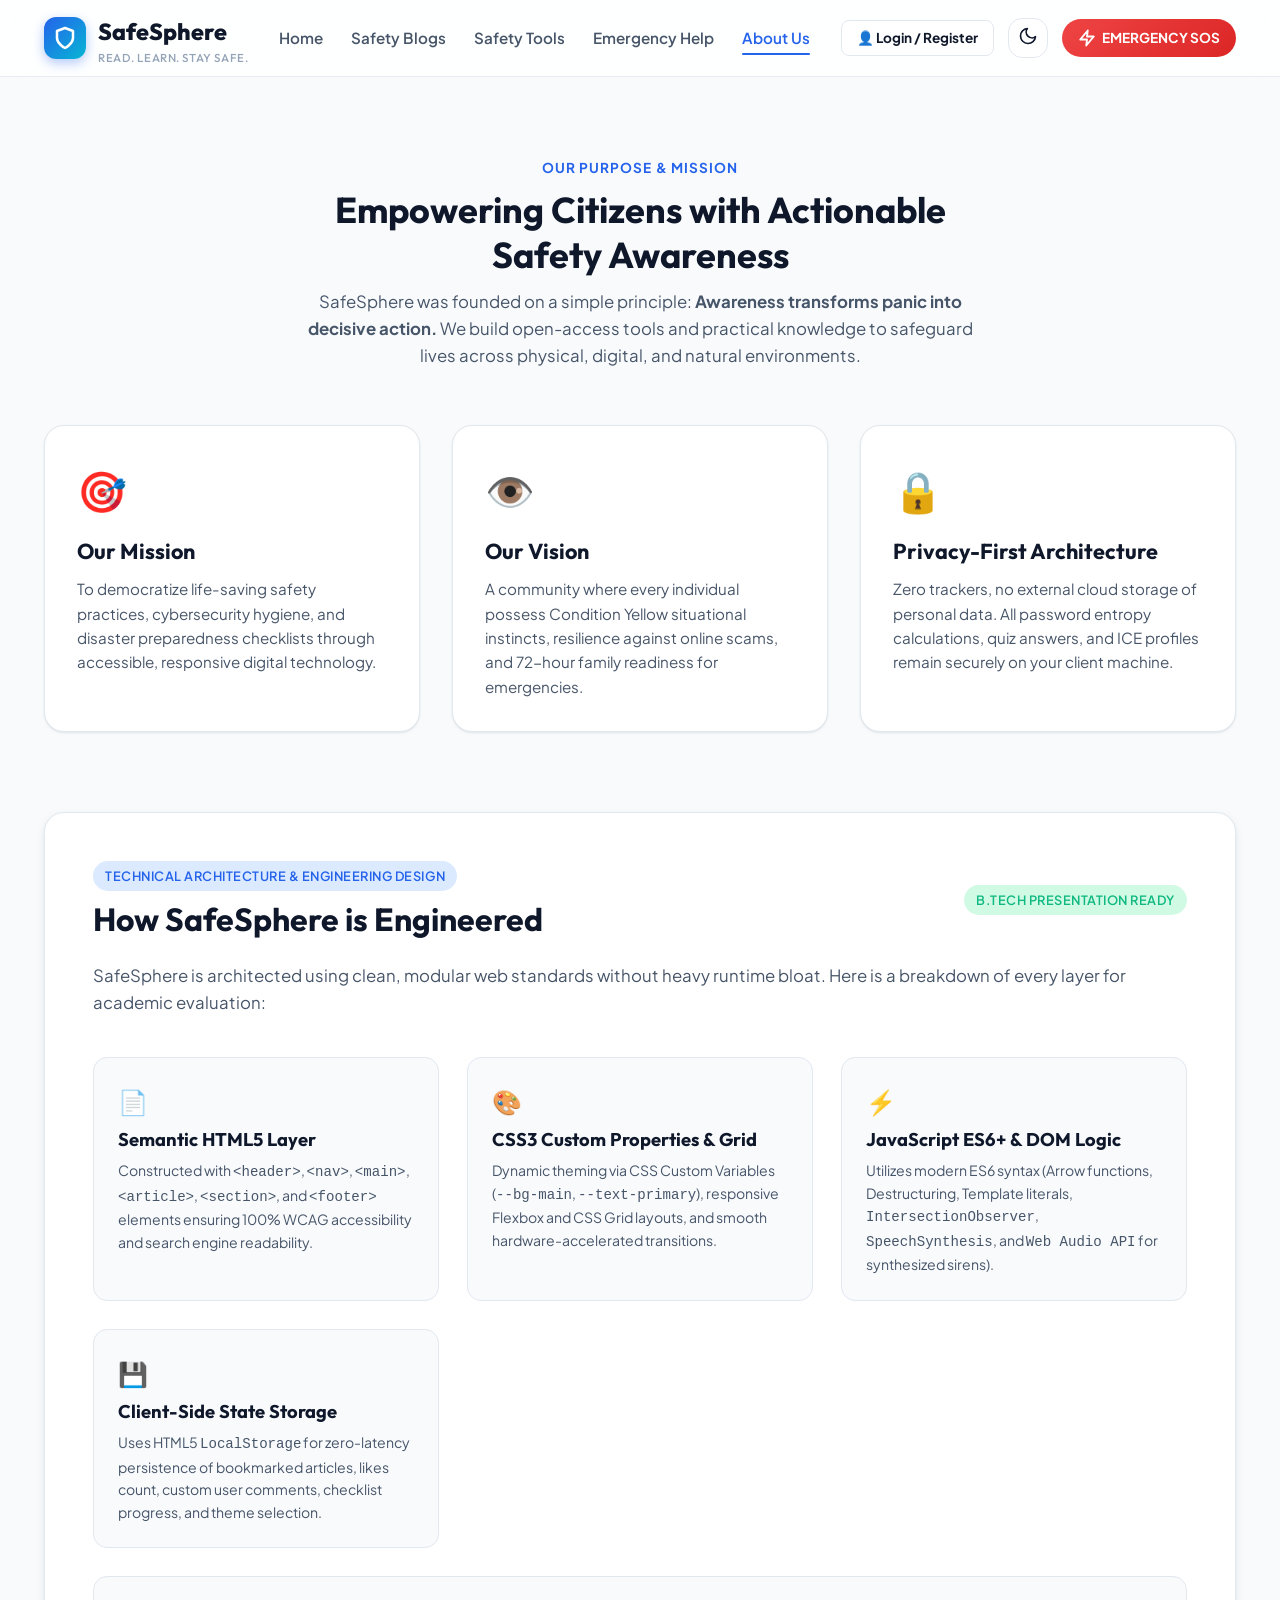
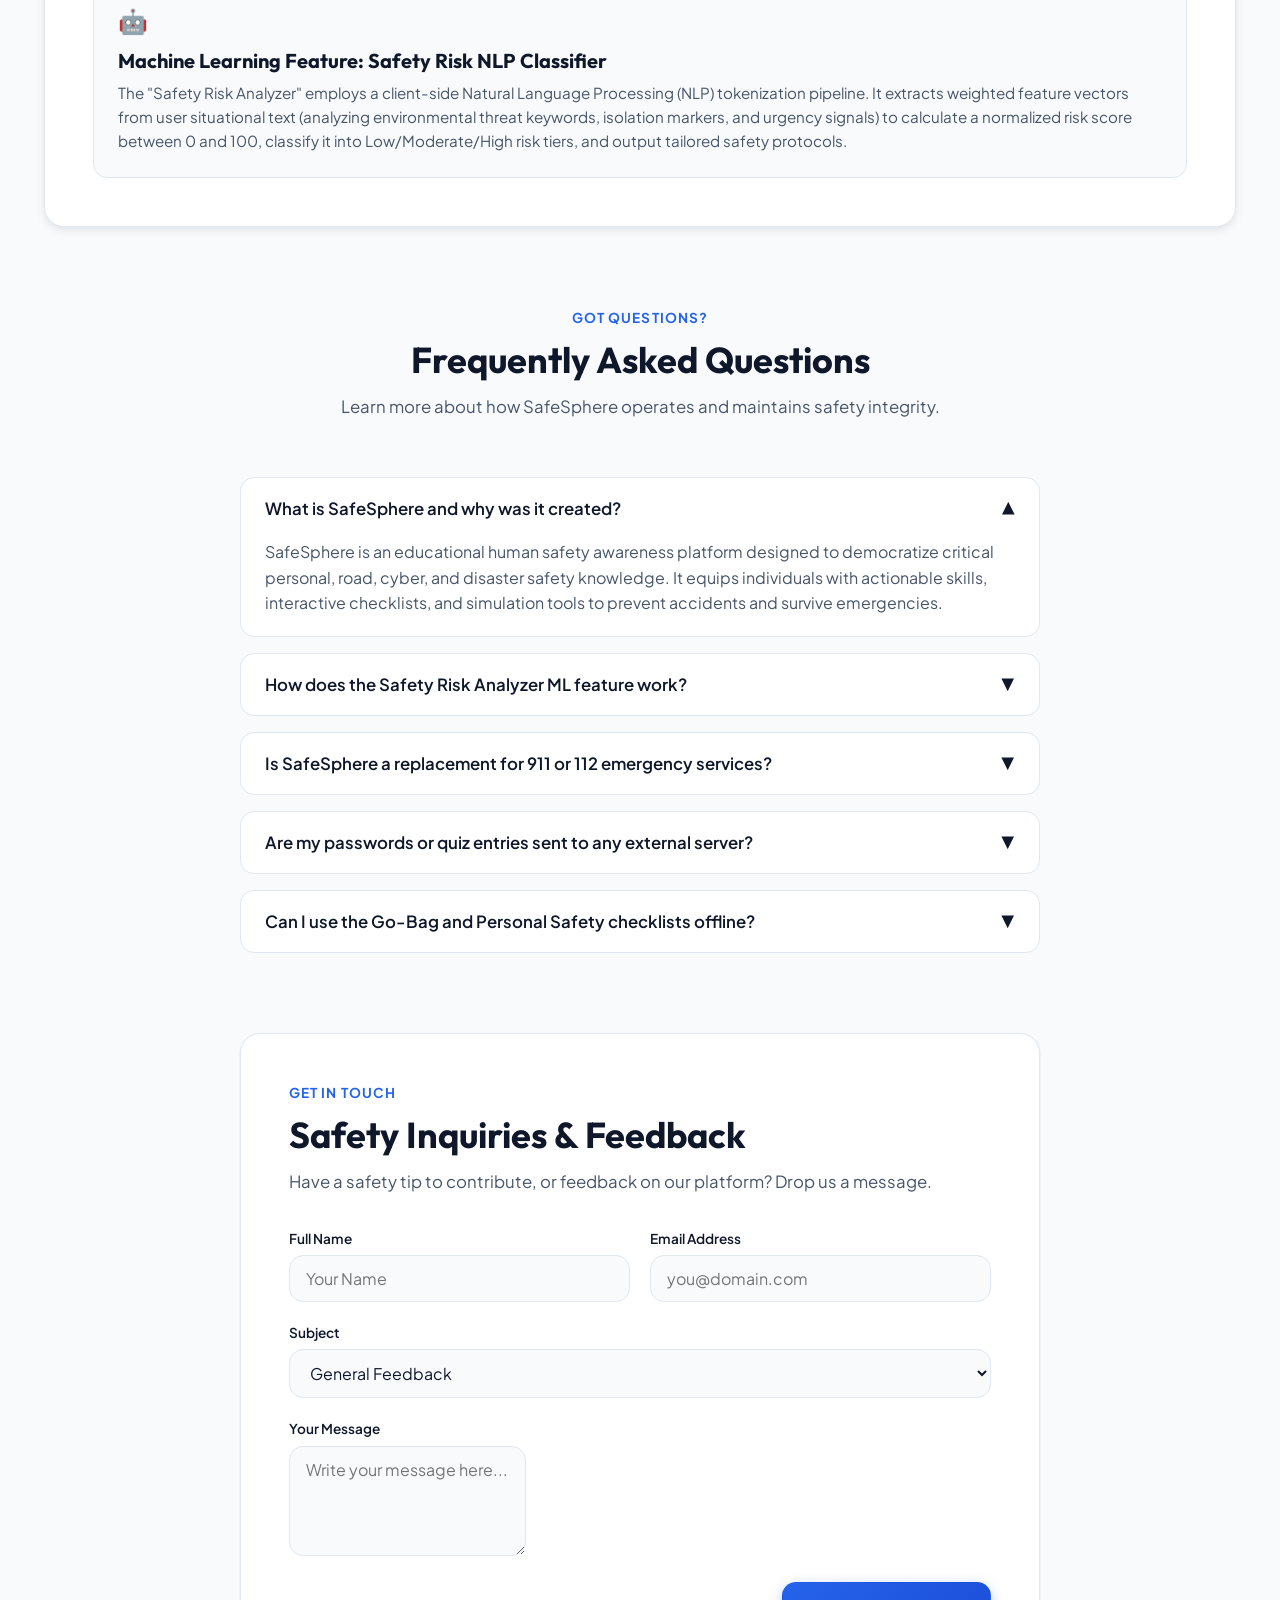
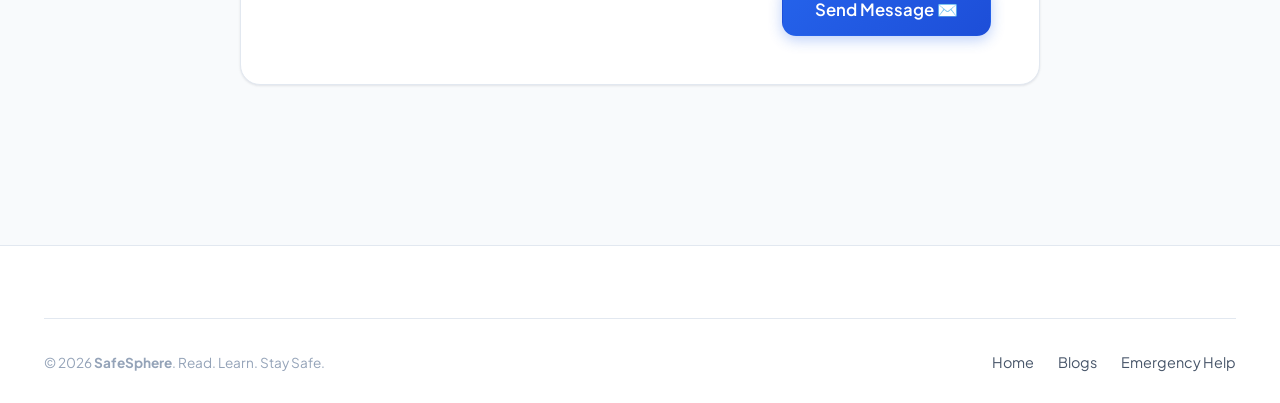
<file: about.html>
<!DOCTYPE html>
<html lang="en" data-theme="light">
<head>
  <meta charset="UTF-8" />
  <meta name="viewport" content="width=device-width, initial-scale=1.0" />
  <meta name="description" content="About SafeSphere - Human Safety Awareness Platform mission, vision, architecture, and technology stack breakdown for academic & engineering presentations." />
  <meta name="keywords" content="About SafeSphere, Safety Awareness Mission, B.Tech Project Tech Stack, Web Development Architecture" />
  <title>About SafeSphere | Mission, Architecture & Tech Stack</title>

  <!-- Google Fonts & Stylesheet -->
  <link rel="stylesheet" href="style.css" />
  <link rel="icon" href="data:image/svg+xml,<svg xmlns='http://www.w3.org/2000/svg' viewBox='0 0 24 24' fill='%232563eb'><path d='M12 2L3 7v6c0 5.55 3.84 10.74 9 12 5.16-1.26 9-6.45 9-12V7l-9-5z'/></svg>" />
</head>
<body>

  <!-- ================= Site Header & Navigation ================= -->
  <header class="site-header">
    <div class="container navbar">
      <a href="index.html" class="brand-logo" aria-label="SafeSphere Homepage">
        <div class="brand-icon">
          <svg width="24" height="24" viewBox="0 0 24 24" fill="none" stroke="currentColor" stroke-width="2.5" stroke-linecap="round" stroke-linejoin="round">
            <path d="M12 22s8-4 8-10V5l-8-3-8 3v7c0 6 8 10 8 10z"></path>
          </svg>
        </div>
        <div>
          SafeSphere
          <span class="brand-tagline">Read. Learn. Stay Safe.</span>
        </div>
      </a>

      <nav>
        <ul class="nav-links" id="navLinks">
          <li><a href="index.html" class="nav-link">Home</a></li>
          <li><a href="blogs.html" class="nav-link">Safety Blogs</a></li>
          <li><a href="tools.html" class="nav-link">Safety Tools</a></li>
          <li><a href="emergency.html" class="nav-link">Emergency Help</a></li>
          <li><a href="about.html" class="nav-link active">About Us</a></li>
        </ul>
      </nav>

      <div class="nav-actions">
        <!-- Auth Profile / Login Container -->
        <div id="navbarAuthContainer"></div>

        <button class="btn-icon" id="themeToggleBtn" aria-label="Toggle Theme">
          <span id="themeIcon">
            <svg width="20" height="20" viewBox="0 0 24 24" fill="none" stroke="currentColor" stroke-width="2.5" stroke-linecap="round" stroke-linejoin="round">
              <path d="M21 12.79A9 9 0 1 1 11.21 3 7 7 0 0 0 21 12.79z"></path>
            </svg>
          </span>
        </button>

        <a href="emergency.html" class="sos-badge-btn" aria-label="Emergency Help">
          <svg width="18" height="18" viewBox="0 0 24 24" fill="none" stroke="currentColor" stroke-width="2.5" stroke-linecap="round" stroke-linejoin="round">
            <polygon points="13 2 3 14 12 14 11 22 21 10 12 10 13 2"></polygon>
          </svg>
          <span>EMERGENCY SOS</span>
        </a>

        <button class="btn-icon mobile-nav-toggle" id="mobileNavToggle" aria-label="Open Menu">
          <svg width="22" height="22" viewBox="0 0 24 24" fill="none" stroke="currentColor" stroke-width="2.5" stroke-linecap="round" stroke-linejoin="round">
            <line x1="3" y1="12" x2="21" y2="12"></line>
            <line x1="3" y1="6" x2="21" y2="6"></line>
            <line x1="3" y1="18" x2="21" y2="18"></line>
          </svg>
        </button>
      </div>
    </div>
  </header>

  <!-- ================= About Hero ================= -->
  <main class="section-padding">
    <div class="container">
      <div class="section-header">
        <span class="section-subtitle">Our Purpose & Mission</span>
        <h1 class="section-title">Empowering Citizens with Actionable Safety Awareness</h1>
        <p class="section-desc">
          SafeSphere was founded on a simple principle: <strong>Awareness transforms panic into decisive action.</strong> We build open-access tools and practical knowledge to safeguard lives across physical, digital, and natural environments.
        </p>
      </div>

      <!-- Core Pillars Grid -->
      <div style="display: grid; grid-template-columns: repeat(auto-fit, minmax(280px, 1fr)); gap: 2rem; margin-bottom: 5rem;">
        <div style="background: var(--bg-surface); border: 1px solid var(--border-color); border-radius: var(--radius-lg); padding: 2rem; box-shadow: var(--shadow-sm);">
          <div style="font-size: 2.5rem; margin-bottom: 1rem;">🎯</div>
          <h3 style="font-size: 1.35rem; margin-bottom: 0.75rem;">Our Mission</h3>
          <p style="font-size: 0.95rem; color: var(--text-secondary);">
            To democratize life-saving safety practices, cybersecurity hygiene, and disaster preparedness checklists through accessible, responsive digital technology.
          </p>
        </div>

        <div style="background: var(--bg-surface); border: 1px solid var(--border-color); border-radius: var(--radius-lg); padding: 2rem; box-shadow: var(--shadow-sm);">
          <div style="font-size: 2.5rem; margin-bottom: 1rem;">👁️</div>
          <h3 style="font-size: 1.35rem; margin-bottom: 0.75rem;">Our Vision</h3>
          <p style="font-size: 0.95rem; color: var(--text-secondary);">
            A community where every individual possess Condition Yellow situational instincts, resilience against online scams, and 72-hour family readiness for emergencies.
          </p>
        </div>

        <div style="background: var(--bg-surface); border: 1px solid var(--border-color); border-radius: var(--radius-lg); padding: 2rem; box-shadow: var(--shadow-sm);">
          <div style="font-size: 2.5rem; margin-bottom: 1rem;">🔒</div>
          <h3 style="font-size: 1.35rem; margin-bottom: 0.75rem;">Privacy-First Architecture</h3>
          <p style="font-size: 0.95rem; color: var(--text-secondary);">
            Zero trackers, no external cloud storage of personal data. All password entropy calculations, quiz answers, and ICE profiles remain securely on your client machine.
          </p>
        </div>
      </div>

      <!-- ================= Technical Architecture Section (B.Tech Presentation Ready) ================= -->
      <section id="architecture" style="background: var(--bg-surface); border: 1px solid var(--border-color); border-radius: var(--radius-lg); padding: 3rem; margin-bottom: 5rem; box-shadow: var(--shadow-md);">
        <div class="flex-between" style="flex-wrap: wrap; gap: 1rem; margin-bottom: 1.5rem;">
          <div>
            <span class="badge badge-primary">Technical Architecture & Engineering Design</span>
            <h2 style="font-size: 2rem; margin-top: 0.5rem;">How SafeSphere is Engineered</h2>
          </div>
          <span class="badge badge-success">B.Tech Presentation Ready</span>
        </div>
        <p style="font-size: 1.05rem; color: var(--text-secondary); margin-bottom: 2.5rem;">
          SafeSphere is architected using clean, modular web standards without heavy runtime bloat. Here is a breakdown of every layer for academic evaluation:
        </p>

        <div style="display: grid; grid-template-columns: repeat(auto-fit, minmax(260px, 1fr)); gap: 1.75rem;">
          <!-- 1. Semantic HTML5 -->
          <div style="background: var(--bg-main); border: 1px solid var(--border-color); border-radius: var(--radius-md); padding: 1.5rem;">
            <div style="font-size: 1.5rem; margin-bottom: 0.5rem;">📄</div>
            <h3 style="font-size: 1.15rem; margin-bottom: 0.5rem;">Semantic HTML5 Layer</h3>
            <p style="font-size: 0.88rem; color: var(--text-secondary);">
              Constructed with <code>&lt;header&gt;</code>, <code>&lt;nav&gt;</code>, <code>&lt;main&gt;</code>, <code>&lt;article&gt;</code>, <code>&lt;section&gt;</code>, and <code>&lt;footer&gt;</code> elements ensuring 100% WCAG accessibility and search engine readability.
            </p>
          </div>

          <!-- 2. Modern CSS3 -->
          <div style="background: var(--bg-main); border: 1px solid var(--border-color); border-radius: var(--radius-md); padding: 1.5rem;">
            <div style="font-size: 1.5rem; margin-bottom: 0.5rem;">🎨</div>
            <h3 style="font-size: 1.15rem; margin-bottom: 0.5rem;">CSS3 Custom Properties & Grid</h3>
            <p style="font-size: 0.88rem; color: var(--text-secondary);">
              Dynamic theming via CSS Custom Variables (<code>--bg-main</code>, <code>--text-primary</code>), responsive Flexbox and CSS Grid layouts, and smooth hardware-accelerated transitions.
            </p>
          </div>

          <!-- 3. ES6+ JavaScript -->
          <div style="background: var(--bg-main); border: 1px solid var(--border-color); border-radius: var(--radius-md); padding: 1.5rem;">
            <div style="font-size: 1.5rem; margin-bottom: 0.5rem;">⚡</div>
            <h3 style="font-size: 1.15rem; margin-bottom: 0.5rem;">JavaScript ES6+ & DOM Logic</h3>
            <p style="font-size: 0.88rem; color: var(--text-secondary);">
              Utilizes modern ES6 syntax (Arrow functions, Destructuring, Template literals, <code>IntersectionObserver</code>, <code>SpeechSynthesis</code>, and <code>Web Audio API</code> for synthesized sirens).
            </p>
          </div>

          <!-- 4. LocalStorage State -->
          <div style="background: var(--bg-main); border: 1px solid var(--border-color); border-radius: var(--radius-md); padding: 1.5rem;">
            <div style="font-size: 1.5rem; margin-bottom: 0.5rem;">💾</div>
            <h3 style="font-size: 1.15rem; margin-bottom: 0.5rem;">Client-Side State Storage</h3>
            <p style="font-size: 0.88rem; color: var(--text-secondary);">
              Uses HTML5 <code>LocalStorage</code> for zero-latency persistence of bookmarked articles, likes count, custom user comments, checklist progress, and theme selection.
            </p>
          </div>

          <!-- 5. Machine Learning Classifier -->
          <div style="background: var(--bg-main); border: 1px solid var(--border-color); border-radius: var(--radius-md); padding: 1.5rem; grid-column: 1/-1;">
            <div style="font-size: 1.5rem; margin-bottom: 0.5rem;">🤖</div>
            <h3 style="font-size: 1.25rem; margin-bottom: 0.5rem;">Machine Learning Feature: Safety Risk NLP Classifier</h3>
            <p style="font-size: 0.95rem; color: var(--text-secondary); line-height: 1.6;">
              The "Safety Risk Analyzer" employs a client-side Natural Language Processing (NLP) tokenization pipeline. It extracts weighted feature vectors from user situational text (analyzing environmental threat keywords, isolation markers, and urgency signals) to calculate a normalized risk score between 0 and 100, classify it into Low/Moderate/High risk tiers, and output tailored safety protocols.
            </p>
          </div>
        </div>
      </section>

      <!-- ================= Frequently Asked Questions (Accordion) ================= -->
      <section id="faq" style="margin-bottom: 5rem;">
        <div class="section-header">
          <span class="section-subtitle">Got Questions?</span>
          <h2 class="section-title">Frequently Asked Questions</h2>
          <p class="section-desc">Learn more about how SafeSphere operates and maintains safety integrity.</p>
        </div>

        <div class="faq-list" id="faqAccordion">
          <!-- Injected dynamically by inline script from SafeSphereData.faqs -->
        </div>
      </section>

      <!-- ================= Interactive Contact Form ================= -->
      <section style="background: var(--bg-surface); border: 1px solid var(--border-color); border-radius: var(--radius-lg); padding: 3rem; max-width: 800px; margin: 0 auto; box-shadow: var(--shadow-sm);">
        <div class="section-header text-left" style="margin-bottom: 2rem;">
          <span class="section-subtitle">Get in Touch</span>
          <h2 class="section-title">Safety Inquiries & Feedback</h2>
          <p class="section-desc">Have a safety tip to contribute, or feedback on our platform? Drop us a message.</p>
        </div>

        <form id="contactForm" style="display: flex; flex-direction: column; gap: 1.25rem;">
          <div style="display: grid; grid-template-columns: 1fr 1fr; gap: 1.25rem;">
            <div>
              <label for="contactName" style="display: block; font-size: 0.85rem; font-weight: 600; margin-bottom: 0.35rem;">Full Name</label>
              <input type="text" id="contactName" class="comment-input" style="width: 100%;" placeholder="Your Name" required />
            </div>
            <div>
              <label for="contactEmail" style="display: block; font-size: 0.85rem; font-weight: 600; margin-bottom: 0.35rem;">Email Address</label>
              <input type="email" id="contactEmail" class="comment-input" style="width: 100%;" placeholder="you@domain.com" required />
            </div>
          </div>

          <div>
            <label for="contactSubject" style="display: block; font-size: 0.85rem; font-weight: 600; margin-bottom: 0.35rem;">Subject</label>
            <select id="contactSubject" class="comment-input" style="width: 100%;">
              <option value="General Feedback">General Feedback</option>
              <option value="Safety Guide Contribution">Safety Guide Contribution</option>
              <option value="Bug Report">Technical Bug Report</option>
              <option value="College Project Collaboration">College / Academic Presentation Query</option>
            </select>
          </div>

          <div>
            <label for="contactMessage" style="display: block; font-size: 0.85rem; font-weight: 600; margin-bottom: 0.35rem;">Your Message</label>
            <textarea id="contactMessage" class="comment-textarea" rows="4" placeholder="Write your message here..." required></textarea>
          </div>

          <div style="text-align: right;">
            <button type="submit" class="btn btn-primary btn-lg">
              Send Message ✉️
            </button>
          </div>
        </form>
      </section>

    </div>
  </main>

  <!-- ================= Site Footer ================= -->
  <footer class="site-footer">
    <div class="container">
      <div class="footer-bottom">
        <div>© 2026 <strong>SafeSphere</strong>. Read. Learn. Stay Safe.</div>
        <div style="display: flex; gap: 1.5rem;">
          <a href="index.html" class="footer-link">Home</a>
          <a href="blogs.html" class="footer-link">Blogs</a>
          <a href="emergency.html" class="footer-link">Emergency Help</a>
        </div>
      </div>
    </div>
  </footer>

  <!-- Scroll To Top Button -->
  <button class="scroll-top-btn" id="scrollTopBtn" aria-label="Scroll to top">
    <svg width="20" height="20" viewBox="0 0 24 24" fill="none" stroke="currentColor" stroke-width="2.5" stroke-linecap="round" stroke-linejoin="round">
      <polyline points="18 15 12 9 6 15"></polyline>
    </svg>
  </button>

  <!-- Scripts -->
  <script src="data.js"></script>
  <script src="script.js"></script>
  <script src="auth.js"></script>
  <script>
    document.addEventListener('DOMContentLoaded', () => {
      // Render FAQs
      const faqContainer = document.getElementById('faqAccordion');
      if (faqContainer && window.SafeSphereData && window.SafeSphereData.faqs) {
        faqContainer.innerHTML = window.SafeSphereData.faqs.map((f, i) => `
          <div class="faq-item ${i === 0 ? 'active' : ''}">
            <button class="faq-question">
              <span>${f.q}</span>
              <span class="faq-icon">▼</span>
            </button>
            <div class="faq-answer">
              <p>${f.a}</p>
            </div>
          </div>
        `).join('');

        // Attach Accordion Toggle Listeners
        faqContainer.querySelectorAll('.faq-item').forEach(item => {
          const btn = item.querySelector('.faq-question');
          btn.addEventListener('click', () => {
            const isActive = item.classList.contains('active');
            faqContainer.querySelectorAll('.faq-item').forEach(el => el.classList.remove('active'));
            if (!isActive) {
              item.classList.add('active');
            }
          });
        });
      }

      // Contact Form Handler
      const contactForm = document.getElementById('contactForm');
      if (contactForm) {
        contactForm.addEventListener('submit', (e) => {
          e.preventDefault();
          const name = document.getElementById('contactName').value.trim();
          const email = document.getElementById('contactEmail').value.trim();
          const message = document.getElementById('contactMessage').value.trim();

          if (!name || !email || !message) {
            window.SafeSphereUtils.showToast('Please fill out all required fields.', 'danger');
            return;
          }

          // Save feedback to LocalStorage
          const feedbackList = JSON.parse(localStorage.getItem('safesphere_feedback') || '[]');
          feedbackList.push({ name, email, subject: document.getElementById('contactSubject').value, message, date: new Date().toISOString() });
          localStorage.setItem('safesphere_feedback', JSON.stringify(feedbackList));

          contactForm.reset();
          window.SafeSphereUtils.showToast(`Thank you ${name}! Your safety inquiry was submitted successfully.`, 'success');
        });
      }
    });
  </script>
</body>
</html>
</file>
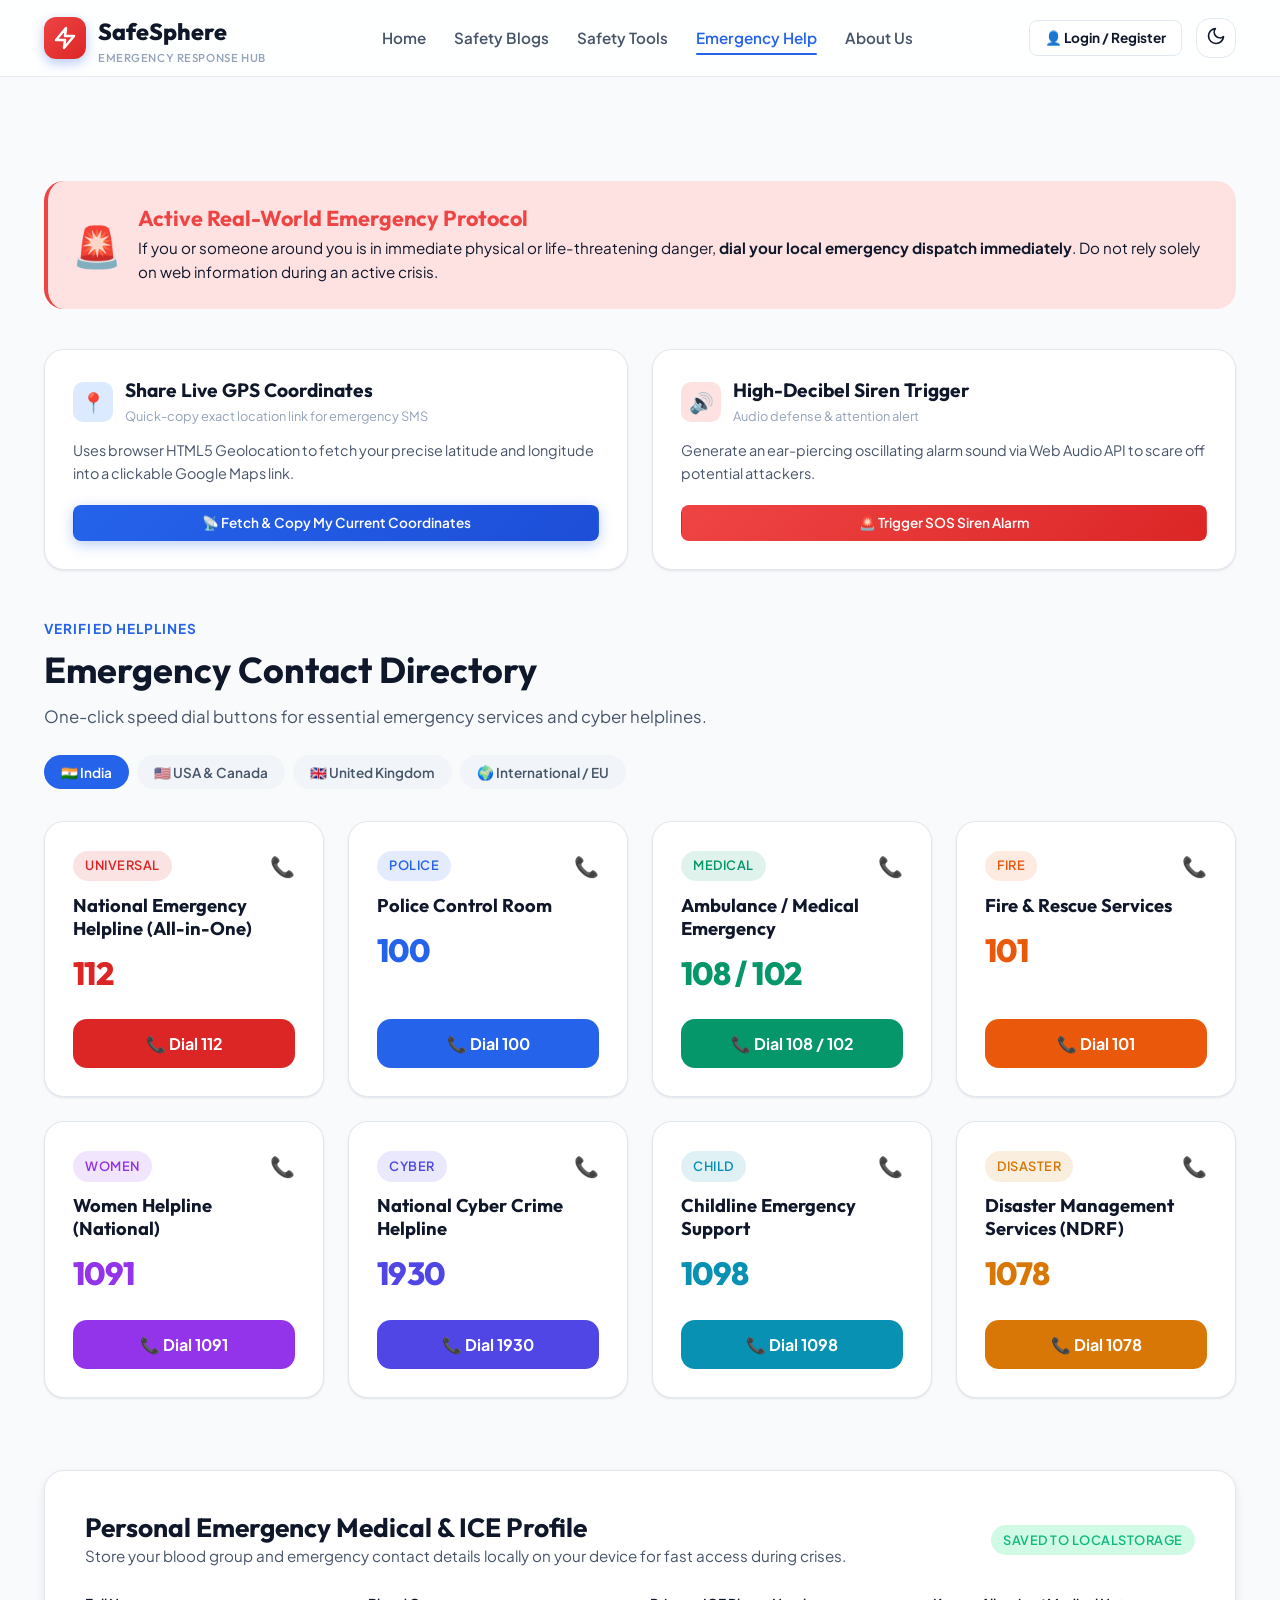
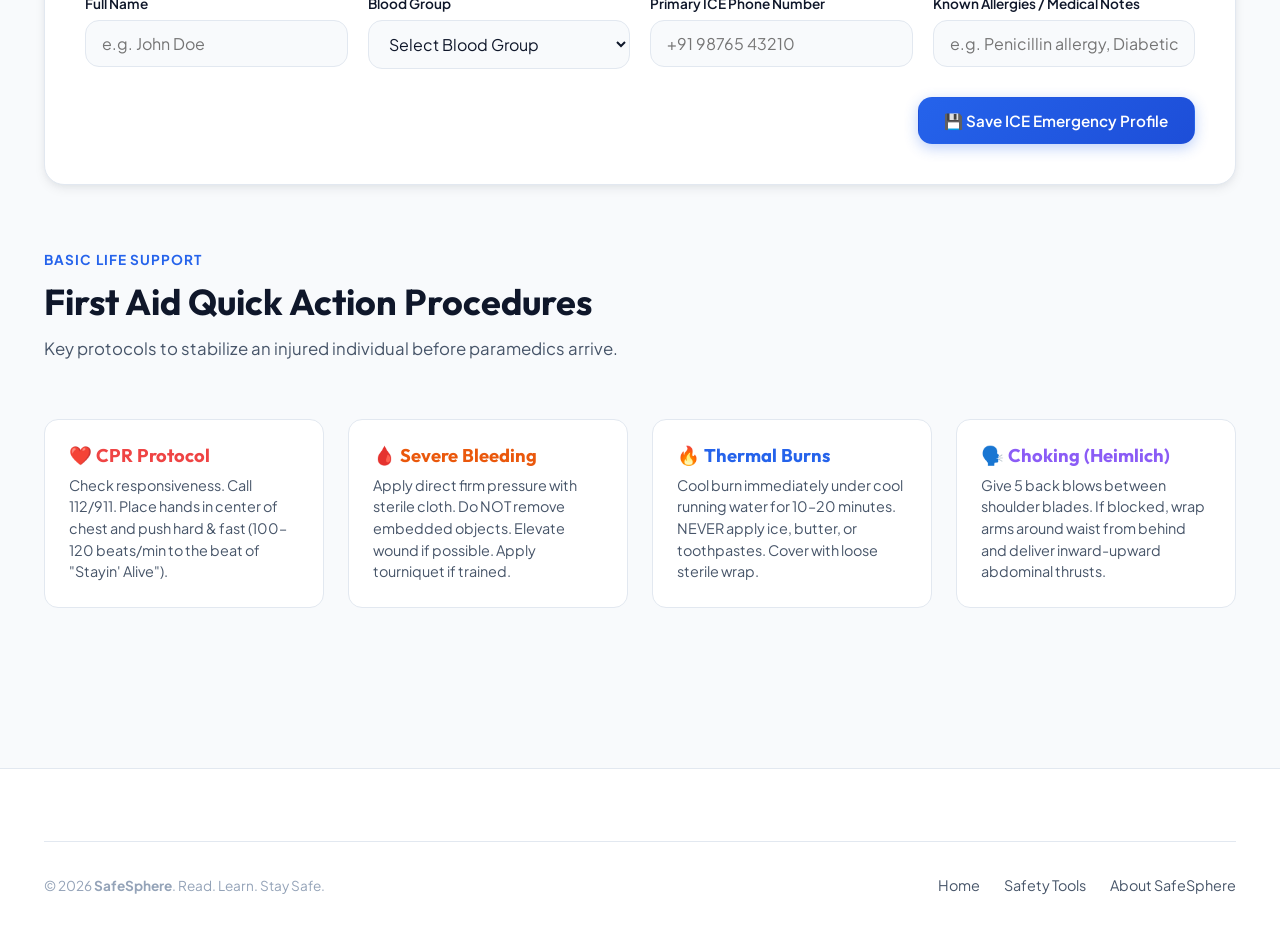
<file: emergency.html>
<!DOCTYPE html>
<html lang="en" data-theme="light">
<head>
  <meta charset="UTF-8" />
  <meta name="viewport" content="width=device-width, initial-scale=1.0" />
  <meta name="description" content="SafeSphere Emergency Help Hub - Instant emergency numbers, police, ambulance, fire, women helpline, cybercrime reporting, and first aid protocols." />
  <meta name="keywords" content="Emergency Numbers, Police 112, Ambulance 108, Cyber Crime 1930, Women Helpline 1091, First Aid Guide" />
  <title>Emergency Help & Helplines | SafeSphere</title>

  <!-- Google Fonts & Stylesheet -->
  <link rel="stylesheet" href="style.css" />
  <link rel="icon" href="data:image/svg+xml,<svg xmlns='http://www.w3.org/2000/svg' viewBox='0 0 24 24' fill='%23ef4444'><path d='M12 2L3 7v6c0 5.55 3.84 10.74 9 12 5.16-1.26 9-6.45 9-12V7l-9-5z'/></svg>" />
</head>
<body>

  <!-- ================= Site Header & Navigation ================= -->
  <header class="site-header">
    <div class="container navbar">
      <a href="index.html" class="brand-logo" aria-label="SafeSphere Homepage">
        <div class="brand-icon" style="background: linear-gradient(135deg, #ef4444, #dc2626);">
          <svg width="24" height="24" viewBox="0 0 24 24" fill="none" stroke="currentColor" stroke-width="2.5" stroke-linecap="round" stroke-linejoin="round">
            <polygon points="13 2 3 14 12 14 11 22 21 10 12 10 13 2"></polygon>
          </svg>
        </div>
        <div>
          SafeSphere
          <span class="brand-tagline">Emergency Response Hub</span>
        </div>
      </a>

      <nav>
        <ul class="nav-links" id="navLinks">
          <li><a href="index.html" class="nav-link">Home</a></li>
          <li><a href="blogs.html" class="nav-link">Safety Blogs</a></li>
          <li><a href="tools.html" class="nav-link">Safety Tools</a></li>
          <li><a href="emergency.html" class="nav-link active">Emergency Help</a></li>
          <li><a href="about.html" class="nav-link">About Us</a></li>
        </ul>
      </nav>

      <div class="nav-actions">
        <!-- Auth Profile / Login Container -->
        <div id="navbarAuthContainer"></div>

        <button class="btn-icon" id="themeToggleBtn" aria-label="Toggle Theme">
          <span id="themeIcon">
            <svg width="20" height="20" viewBox="0 0 24 24" fill="none" stroke="currentColor" stroke-width="2" stroke-linecap="round" stroke-linejoin="round">
              <path d="M21 12.79A9 9 0 1 1 11.21 3 7 7 0 0 0 21 12.79z"></path>
            </svg>
          </span>
        </button>

        <button class="btn-icon mobile-nav-toggle" id="mobileNavToggle" aria-label="Open Menu">
          <svg width="22" height="22" viewBox="0 0 24 24" fill="none" stroke="currentColor" stroke-width="2" stroke-linecap="round" stroke-linejoin="round">
            <line x1="3" y1="12" x2="21" y2="12"></line>
            <line x1="3" y1="6" x2="21" y2="6"></line>
            <line x1="3" y1="18" x2="21" y2="18"></line>
          </svg>
        </button>
      </div>
    </div>
  </header>

  <!-- ================= Emergency Hub Header & Alert ================= -->
  <main class="section-padding">
    <div class="container">
      
      <!-- Critical Callout -->
      <div class="blog-callout alert" style="margin-bottom: 2.5rem; display: flex; align-items: center; gap: 1rem; border-radius: var(--radius-lg); padding: 1.5rem;">
        <div style="font-size: 2.5rem;">🚨</div>
        <div>
          <h2 style="font-size: 1.35rem; color: var(--safety-red); margin-bottom: 0.25rem;">Active Real-World Emergency Protocol</h2>
          <p style="font-size: 0.95rem; margin: 0; color: var(--text-primary);">
            If you or someone around you is in immediate physical or life-threatening danger, <strong>dial your local emergency dispatch immediately</strong>. Do not rely solely on web information during an active crisis.
          </p>
        </div>
      </div>

      <!-- Quick Action Row: Location Sharer & Audio Siren Trigger -->
      <div style="display: grid; grid-template-columns: 1fr 1fr; gap: 1.5rem; margin-bottom: 3rem;">
        <!-- Location Sharing Tool -->
        <div style="background: var(--bg-surface); border: 1px solid var(--border-color); border-radius: var(--radius-lg); padding: 1.75rem; box-shadow: var(--shadow-sm);">
          <div style="display: flex; align-items: center; gap: 0.75rem; margin-bottom: 0.75rem;">
            <div style="width: 40px; height: 40px; background: var(--primary-light); color: var(--primary); border-radius: 10px; display: flex; align-items: center; justify-content: center; font-size: 1.25rem;">
              📍
            </div>
            <div>
              <h3 style="font-size: 1.2rem;">Share Live GPS Coordinates</h3>
              <span style="font-size: 0.8rem; color: var(--text-muted);">Quick-copy exact location link for emergency SMS</span>
            </div>
          </div>
          <p style="font-size: 0.9rem; color: var(--text-secondary); margin-bottom: 1.25rem;">
            Uses browser HTML5 Geolocation to fetch your precise latitude and longitude into a clickable Google Maps link.
          </p>
          <div id="locationResultBox" style="display: none; background: var(--bg-subtle); padding: 0.85rem; border-radius: 8px; margin-bottom: 1rem; font-size: 0.85rem; word-break: break-all;"></div>
          <button class="btn btn-primary btn-sm" id="fetchLocationBtn" style="width: 100%;">
            📡 Fetch & Copy My Current Coordinates
          </button>
        </div>

        <!-- Audio Siren Quick Trigger -->
        <div style="background: var(--bg-surface); border: 1px solid var(--border-color); border-radius: var(--radius-lg); padding: 1.75rem; box-shadow: var(--shadow-sm);">
          <div style="display: flex; align-items: center; gap: 0.75rem; margin-bottom: 0.75rem;">
            <div style="width: 40px; height: 40px; background: var(--safety-red-light); color: var(--safety-red); border-radius: 10px; display: flex; align-items: center; justify-content: center; font-size: 1.25rem;">
              🔊
            </div>
            <div>
              <h3 style="font-size: 1.2rem;">High-Decibel Siren Trigger</h3>
              <span style="font-size: 0.8rem; color: var(--text-muted);">Audio defense & attention alert</span>
            </div>
          </div>
          <p style="font-size: 0.9rem; color: var(--text-secondary); margin-bottom: 1.25rem;">
            Generate an ear-piercing oscillating alarm sound via Web Audio API to scare off potential attackers.
          </p>
          <button class="btn btn-danger btn-sm" id="sirenQuickBtn" onclick="SafeSphereUtils.toggleSiren()" style="width: 100%;">
            🚨 Trigger SOS Siren Alarm
          </button>
        </div>
      </div>

      <!-- ================= Country Selector & Helplines Directory ================= -->
      <div class="section-header text-left" style="margin-bottom: 1.5rem;">
        <span class="section-subtitle">Verified Helplines</span>
        <h2 class="section-title">Emergency Contact Directory</h2>
        <p class="section-desc">One-click speed dial buttons for essential emergency services and cyber helplines.</p>
      </div>

      <!-- Region Switcher Tabs -->
      <div style="display: flex; gap: 0.5rem; margin-bottom: 2rem; flex-wrap: wrap;">
        <button class="cat-pill active region-btn" data-region="India">🇮🇳 India</button>
        <button class="cat-pill region-btn" data-region="USA">🇺🇸 USA & Canada</button>
        <button class="cat-pill region-btn" data-region="UK">🇬🇧 United Kingdom</button>
        <button class="cat-pill region-btn" data-region="International">🌍 International / EU</button>
      </div>

      <!-- Helplines Grid -->
      <div class="emergency-grid" id="emergencyDirectoryGrid">
        <!-- Injected dynamically by inline script -->
      </div>

      <!-- ================= Personal ICE Emergency Card (In Case of Emergency) ================= -->
      <section style="margin-top: 4.5rem;">
        <div style="background: var(--bg-surface); border: 1px solid var(--border-color); border-radius: var(--radius-lg); padding: 2.5rem; box-shadow: var(--shadow-md);">
          <div class="flex-between" style="flex-wrap: wrap; gap: 1rem; margin-bottom: 1.5rem;">
            <div>
              <h2 style="font-size: 1.65rem;">Personal Emergency Medical & ICE Profile</h2>
              <p style="font-size: 0.95rem; color: var(--text-secondary);">
                Store your blood group and emergency contact details locally on your device for fast access during crises.
              </p>
            </div>
            <span class="badge badge-success">Saved to LocalStorage</span>
          </div>

          <form id="iceProfileForm" style="display: grid; grid-template-columns: repeat(auto-fit, minmax(220px, 1fr)); gap: 1.25rem;">
            <div>
              <label for="iceName" style="display: block; font-size: 0.85rem; font-weight: 600; margin-bottom: 0.35rem;">Full Name</label>
              <input type="text" id="iceName" class="comment-input" style="width: 100%;" placeholder="e.g. John Doe" />
            </div>
            <div>
              <label for="iceBloodGroup" style="display: block; font-size: 0.85rem; font-weight: 600; margin-bottom: 0.35rem;">Blood Group</label>
              <select id="iceBloodGroup" class="comment-input" style="width: 100%;">
                <option value="">Select Blood Group</option>
                <option value="O+">O Positive (O+)</option>
                <option value="O-">O Negative (O-)</option>
                <option value="A+">A Positive (A+)</option>
                <option value="A-">A Negative (A-)</option>
                <option value="B+">B Positive (B+)</option>
                <option value="B-">B Negative (B-)</option>
                <option value="AB+">AB Positive (AB+)</option>
                <option value="AB-">AB Negative (AB-)</option>
              </select>
            </div>
            <div>
              <label for="iceContactPhone" style="display: block; font-size: 0.85rem; font-weight: 600; margin-bottom: 0.35rem;">Primary ICE Phone Number</label>
              <input type="tel" id="iceContactPhone" class="comment-input" style="width: 100%;" placeholder="+91 98765 43210" />
            </div>
            <div>
              <label for="iceAllergies" style="display: block; font-size: 0.85rem; font-weight: 600; margin-bottom: 0.35rem;">Known Allergies / Medical Notes</label>
              <input type="text" id="iceAllergies" class="comment-input" style="width: 100%;" placeholder="e.g. Penicillin allergy, Diabetic" />
            </div>
            <div style="grid-column: 1/-1; text-align: right; margin-top: 0.5rem;">
              <button type="submit" class="btn btn-primary">
                💾 Save ICE Emergency Profile
              </button>
            </div>
          </form>
        </div>
      </section>

      <!-- ================= First Aid Quick Protocols ================= -->
      <section style="margin-top: 4rem;">
        <div class="section-header text-left">
          <span class="section-subtitle">Basic Life Support</span>
          <h2 class="section-title">First Aid Quick Action Procedures</h2>
          <p class="section-desc">Key protocols to stabilize an injured individual before paramedics arrive.</p>
        </div>

        <div style="display: grid; grid-template-columns: repeat(auto-fit, minmax(260px, 1fr)); gap: 1.5rem;">
          <div style="background: var(--bg-surface); border: 1px solid var(--border-color); border-radius: var(--radius-md); padding: 1.5rem;">
            <h3 style="font-size: 1.15rem; color: var(--safety-red); margin-bottom: 0.5rem;">❤️ CPR Protocol</h3>
            <p style="font-size: 0.9rem; line-height: 1.5;">Check responsiveness. Call 112/911. Place hands in center of chest and push hard & fast (100–120 beats/min to the beat of "Stayin' Alive").</p>
          </div>

          <div style="background: var(--bg-surface); border: 1px solid var(--border-color); border-radius: var(--radius-md); padding: 1.5rem;">
            <h3 style="font-size: 1.15rem; color: #ea580c; margin-bottom: 0.5rem;">🩸 Severe Bleeding</h3>
            <p style="font-size: 0.9rem; line-height: 1.5;">Apply direct firm pressure with sterile cloth. Do NOT remove embedded objects. Elevate wound if possible. Apply tourniquet if trained.</p>
          </div>

          <div style="background: var(--bg-surface); border: 1px solid var(--border-color); border-radius: var(--radius-md); padding: 1.5rem;">
            <h3 style="font-size: 1.15rem; color: #2563eb; margin-bottom: 0.5rem;">🔥 Thermal Burns</h3>
            <p style="font-size: 0.9rem; line-height: 1.5;">Cool burn immediately under cool running water for 10–20 minutes. NEVER apply ice, butter, or toothpastes. Cover with loose sterile wrap.</p>
          </div>

          <div style="background: var(--bg-surface); border: 1px solid var(--border-color); border-radius: var(--radius-md); padding: 1.5rem;">
            <h3 style="font-size: 1.15rem; color: #8b5cf6; margin-bottom: 0.5rem;">🗣️ Choking (Heimlich)</h3>
            <p style="font-size: 0.9rem; line-height: 1.5;">Give 5 back blows between shoulder blades. If blocked, wrap arms around waist from behind and deliver inward-upward abdominal thrusts.</p>
          </div>
        </div>
      </section>

    </div>
  </main>

  <!-- ================= Site Footer ================= -->
  <footer class="site-footer">
    <div class="container">
      <div class="footer-bottom">
        <div>© 2026 <strong>SafeSphere</strong>. Read. Learn. Stay Safe.</div>
        <div style="display: flex; gap: 1.5rem;">
          <a href="index.html" class="footer-link">Home</a>
          <a href="tools.html" class="footer-link">Safety Tools</a>
          <a href="about.html" class="footer-link">About SafeSphere</a>
        </div>
      </div>
    </div>
  </footer>

  <!-- Scroll To Top Button -->
  <button class="scroll-top-btn" id="scrollTopBtn" aria-label="Scroll to top">
    <svg width="20" height="20" viewBox="0 0 24 24" fill="none" stroke="currentColor" stroke-width="2.5" stroke-linecap="round" stroke-linejoin="round">
      <polyline points="18 15 12 9 6 15"></polyline>
    </svg>
  </button>

  <!-- Scripts -->
  <script src="data.js"></script>
  <script src="script.js"></script>
  <script src="auth.js"></script>
  <script>
    document.addEventListener('DOMContentLoaded', () => {
      const dirGrid = document.getElementById('emergencyDirectoryGrid');
      const regionBtns = document.querySelectorAll('.region-btn');

      let currentRegion = 'India';

      function renderDirectory(region) {
        if (!dirGrid || !window.SafeSphereData.emergencyDirectory[region]) return;
        const list = window.SafeSphereData.emergencyDirectory[region];

        dirGrid.innerHTML = list.map(item => `
          <div class="emergency-card" style="--card-color: ${item.color};">
            <div>
              <div class="flex-between">
                <span class="badge" style="background: ${item.color}20; color: ${item.color};">${item.badge}</span>
                <span style="font-size: 1.25rem;">📞</span>
              </div>
              <h3 style="font-size: 1.15rem; margin-top: 0.75rem;">${item.service}</h3>
              <div class="emergency-number">${item.number}</div>
            </div>
            <a href="tel:${item.number.split('/')[0].trim()}" class="emergency-call-btn">
              <span>📞 Dial ${item.number}</span>
            </a>
          </div>
        `).join('');
      }

      renderDirectory('India');

      regionBtns.forEach(btn => {
        btn.addEventListener('click', () => {
          regionBtns.forEach(b => b.classList.remove('active'));
          btn.classList.add('active');
          const r = btn.getAttribute('data-region');
          renderDirectory(r);
        });
      });

      // HTML5 Geolocation Sharer
      const locBtn = document.getElementById('fetchLocationBtn');
      const locBox = document.getElementById('locationResultBox');

      if (locBtn && locBox) {
        locBtn.addEventListener('click', () => {
          if (!navigator.geolocation) {
            window.SafeSphereUtils.showToast('Geolocation is not supported on this device/browser.', 'danger');
            return;
          }

          locBtn.disabled = true;
          locBtn.textContent = '🛰️ Fetching precise GPS fix...';

          navigator.geolocation.getCurrentPosition(
            (pos) => {
              const lat = pos.coords.latitude.toFixed(6);
              const lng = pos.coords.longitude.toFixed(6);
              const mapsUrl = `https://www.google.com/maps?q=${lat},${lng}`;
              const textToCopy = `EMERGENCY ALERT! My current location: ${mapsUrl} (Lat: ${lat}, Lng: ${lng})`;

              navigator.clipboard.writeText(textToCopy).then(() => {
                locBox.style.display = 'block';
                locBox.innerHTML = `<strong>📍 Coordinates:</strong> ${lat}, ${lng}<br/><a href="${mapsUrl}" target="_blank" style="color: var(--primary); font-weight: 600;">Open in Google Maps ↗</a><br/><span style="color: var(--safety-green); font-weight: 700;">✅ Copied to clipboard for SMS!</span>`;
                window.SafeSphereUtils.showToast('Location coordinates copied to clipboard!', 'success');
              });

              locBtn.disabled = false;
              locBtn.textContent = '📡 Fetch & Copy My Current Coordinates';
            },
            (err) => {
              window.SafeSphereUtils.showToast(`Location error: ${err.message}`, 'danger');
              locBtn.disabled = false;
              locBtn.textContent = '📡 Fetch & Copy My Current Coordinates';
            },
            { enableHighAccuracy: true, timeout: 10000 }
          );
        });
      }

      // ICE Profile Form LocalStorage
      const iceForm = document.getElementById('iceProfileForm');
      if (iceForm) {
        // Populate existing
        const savedIce = JSON.parse(localStorage.getItem('safesphere_ice') || '{}');
        if (savedIce.name) document.getElementById('iceName').value = savedIce.name;
        if (savedIce.blood) document.getElementById('iceBloodGroup').value = savedIce.blood;
        if (savedIce.phone) document.getElementById('iceContactPhone').value = savedIce.phone;
        if (savedIce.allergies) document.getElementById('iceAllergies').value = savedIce.allergies;

        iceForm.addEventListener('submit', (e) => {
          e.preventDefault();
          const profile = {
            name: document.getElementById('iceName').value.trim(),
            blood: document.getElementById('iceBloodGroup').value,
            phone: document.getElementById('iceContactPhone').value.trim(),
            allergies: document.getElementById('iceAllergies').value.trim()
          };
          localStorage.setItem('safesphere_ice', JSON.stringify(profile));
          window.SafeSphereUtils.showToast('✅ ICE Emergency Profile successfully saved!', 'success');
        });
      }
    });
  </script>
</body>
</html>
</file>
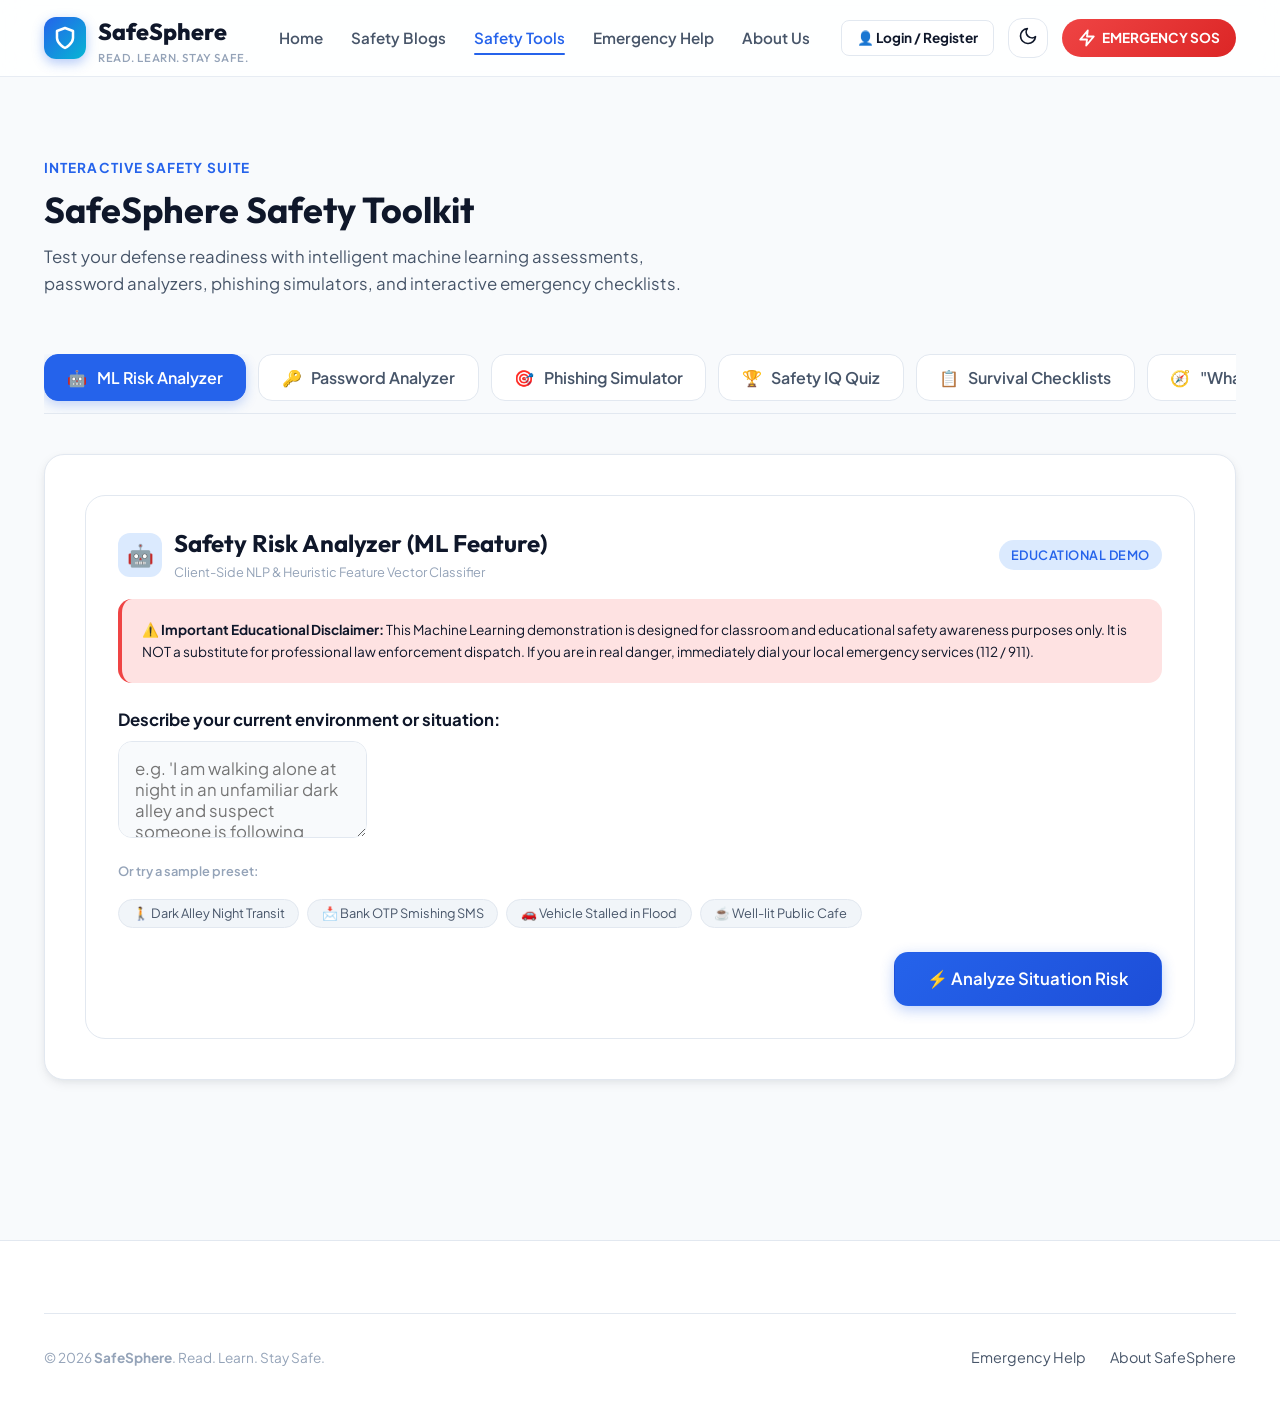
<file: tools.html>
<!DOCTYPE html>
<html lang="en" data-theme="light">
<head>
  <meta charset="UTF-8" />
  <meta name="viewport" content="width=device-width, initial-scale=1.0" />
  <meta name="description" content="SafeSphere Interactive Safety Toolkit - ML Risk Analyzer, Password Security Estimator, Phishing Simulator, Safety Quiz, and Emergency Checklists." />
  <meta name="keywords" content="Safety Tools, ML Risk Analyzer, Password Strength Checker, Phishing Quiz, Safety IQ Test, Emergency Checklists" />
  <title>Interactive Safety Toolkit | SafeSphere</title>

  <!-- Google Fonts & Stylesheet -->
  <link rel="stylesheet" href="style.css" />
  <link rel="icon" href="data:image/svg+xml,<svg xmlns='http://www.w3.org/2000/svg' viewBox='0 0 24 24' fill='%232563eb'><path d='M12 2L3 7v6c0 5.55 3.84 10.74 9 12 5.16-1.26 9-6.45 9-12V7l-9-5z'/></svg>" />
</head>
<body>

  <!-- ================= Site Header & Navigation ================= -->
  <header class="site-header">
    <div class="container navbar">
      <a href="index.html" class="brand-logo" aria-label="SafeSphere Homepage">
        <div class="brand-icon">
          <svg width="24" height="24" viewBox="0 0 24 24" fill="none" stroke="currentColor" stroke-width="2.5" stroke-linecap="round" stroke-linejoin="round">
            <path d="M12 22s8-4 8-10V5l-8-3-8 3v7c0 6 8 10 8 10z"></path>
          </svg>
        </div>
        <div>
          SafeSphere
          <span class="brand-tagline">Read. Learn. Stay Safe.</span>
        </div>
      </a>

      <nav>
        <ul class="nav-links" id="navLinks">
          <li><a href="index.html" class="nav-link">Home</a></li>
          <li><a href="blogs.html" class="nav-link">Safety Blogs</a></li>
          <li><a href="tools.html" class="nav-link active">Safety Tools</a></li>
          <li><a href="emergency.html" class="nav-link">Emergency Help</a></li>
          <li><a href="about.html" class="nav-link">About Us</a></li>
        </ul>
      </nav>

      <div class="nav-actions">
        <!-- Auth Profile / Login Container -->
        <div id="navbarAuthContainer"></div>

        <button class="btn-icon" id="themeToggleBtn" aria-label="Toggle Light and Dark Mode" title="Toggle Theme">
          <span id="themeIcon">
            <svg width="20" height="20" viewBox="0 0 24 24" fill="none" stroke="currentColor" stroke-width="2" stroke-linecap="round" stroke-linejoin="round">
              <path d="M21 12.79A9 9 0 1 1 11.21 3 7 7 0 0 0 21 12.79z"></path>
            </svg>
          </span>
        </button>

        <a href="emergency.html" class="sos-badge-btn" aria-label="Emergency Help">
          <svg width="18" height="18" viewBox="0 0 24 24" fill="none" stroke="currentColor" stroke-width="2.5" stroke-linecap="round" stroke-linejoin="round">
            <polygon points="13 2 3 14 12 14 11 22 21 10 12 10 13 2"></polygon>
          </svg>
          <span>EMERGENCY SOS</span>
        </a>

        <button class="btn-icon mobile-nav-toggle" id="mobileNavToggle" aria-label="Open Menu">
          <svg width="22" height="22" viewBox="0 0 24 24" fill="none" stroke="currentColor" stroke-width="2" stroke-linecap="round" stroke-linejoin="round">
            <line x1="3" y1="12" x2="21" y2="12"></line>
            <line x1="3" y1="6" x2="21" y2="6"></line>
            <line x1="3" y1="18" x2="21" y2="18"></line>
          </svg>
        </button>
      </div>
    </div>
  </header>

  <!-- ================= Safety Toolkit Container ================= -->
  <main class="section-padding">
    <div class="container">
      <div class="section-header text-left">
        <span class="section-subtitle">Interactive Safety Suite</span>
        <h1 class="section-title">SafeSphere Safety Toolkit</h1>
        <p class="section-desc">
          Test your defense readiness with intelligent machine learning assessments, password analyzers, phishing simulators, and interactive emergency checklists.
        </p>
      </div>

      <!-- Toolkit Navigation Tabs -->
      <div class="toolkit-nav-tabs" role="tablist">
        <button class="tool-tab-btn active" data-target="risk-analyzer" role="tab">
          <span>🤖</span>
          <span>ML Risk Analyzer</span>
        </button>
        <button class="tool-tab-btn" data-target="password-checker" role="tab">
          <span>🔑</span>
          <span>Password Analyzer</span>
        </button>
        <button class="tool-tab-btn" data-target="phishing-quiz" role="tab">
          <span>🎯</span>
          <span>Phishing Simulator</span>
        </button>
        <button class="tool-tab-btn" data-target="safety-quiz" role="tab">
          <span>🏆</span>
          <span>Safety IQ Quiz</span>
        </button>
        <button class="tool-tab-btn" data-target="checklists" role="tab">
          <span>📋</span>
          <span>Survival Checklists</span>
        </button>
        <button class="tool-tab-btn" data-target="situation-guide" role="tab">
          <span>🧭</span>
          <span>"What Should I Do?"</span>
        </button>
        <button class="tool-tab-btn" data-target="siren-tool" role="tab">
          <span>🚨</span>
          <span>SOS Siren Tool</span>
        </button>
      </div>

      <!-- ================= 1. ML Safety Risk Analyzer ================= -->
      <section class="tool-panel active" id="risk-analyzer" role="tabpanel">
        <div class="ml-analyzer-card">
          <div class="flex-between" style="flex-wrap: wrap; gap: 0.5rem; margin-bottom: 1rem;">
            <div style="display: flex; align-items: center; gap: 0.75rem;">
              <div style="width: 44px; height: 44px; background: var(--primary-light); color: var(--primary); border-radius: 12px; display: flex; align-items: center; justify-content: center; font-size: 1.35rem;">
                🤖
              </div>
              <div>
                <h2 style="font-size: 1.5rem;">Safety Risk Analyzer (ML Feature)</h2>
                <span style="font-size: 0.8rem; color: var(--text-muted);">Client-Side NLP & Heuristic Feature Vector Classifier</span>
              </div>
            </div>
            <span class="badge badge-primary">Educational Demo</span>
          </div>

          <!-- Educational Disclaimer Banner -->
          <div class="blog-callout alert" style="margin: 1rem 0 1.5rem; font-size: 0.85rem;">
            <strong>⚠️ Important Educational Disclaimer:</strong> This Machine Learning demonstration is designed for classroom and educational safety awareness purposes only. It is NOT a substitute for professional law enforcement dispatch. If you are in real danger, immediately dial your local emergency services (112 / 911).
          </div>

          <label for="mlSituationInput" style="display: block; font-weight: 700; margin-bottom: 0.5rem; font-size: 1.05rem;">
            Describe your current environment or situation:
          </label>
          <textarea 
            id="mlSituationInput" 
            rows="3" 
            class="comment-textarea" 
            style="font-size: 1.05rem; padding: 1rem;" 
            placeholder="e.g. 'I am walking alone at night in an unfamiliar dark alley and suspect someone is following me...'"
          ></textarea>

          <!-- Preset Scenario Buttons -->
          <div style="margin-top: 0.75rem;">
            <span style="font-size: 0.8rem; font-weight: 600; color: var(--text-muted);">Or try a sample preset:</span>
            <div class="preset-pills">
              <button class="preset-pill" data-preset="I am walking alone at night through an unlit alley and someone is following me.">
                🚶 Dark Alley Night Transit
              </button>
              <button class="preset-pill" data-preset="Received an urgent SMS asking for bank OTP to prevent account cancellation.">
                📩 Bank OTP Smishing SMS
              </button>
              <button class="preset-pill" data-preset="Car engine stalled inside rising flash flood water on the road.">
                🚗 Vehicle Stalled in Flood
              </button>
              <button class="preset-pill" data-preset="Sitting inside a brightly lit cafe with friends and security guards around.">
                ☕ Well-lit Public Cafe
              </button>
            </div>
          </div>

          <div style="text-align: right; margin-top: 1.25rem;">
            <button class="btn btn-primary btn-lg" id="mlAnalyzeBtn">
              ⚡ Analyze Situation Risk
            </button>
          </div>

          <!-- Analysis Results Output Container -->
          <div class="analyzer-result-box" id="mlResultBox">
            <div class="flex-between" style="flex-wrap: wrap; gap: 1rem; border-bottom: 1px solid var(--border-color); padding-bottom: 1rem;">
              <div>
                <span style="font-size: 0.8rem; text-transform: uppercase; color: var(--text-muted); font-weight: 700;">Classified Risk Rating</span>
                <div style="margin-top: 0.35rem;">
                  <span id="riskBadge" class="risk-level-badge risk-level-high">High Risk</span>
                </div>
              </div>
              <div style="text-align: right;">
                <span style="font-size: 0.8rem; text-transform: uppercase; color: var(--text-muted); font-weight: 700;">Score & Confidence</span>
                <div style="font-size: 1.25rem; font-weight: 800; color: var(--text-primary);" id="riskScoreValue">75 / 100</div>
                <div style="font-size: 0.75rem; color: var(--text-muted);">Confidence: <span id="riskConfidence">92%</span></div>
              </div>
            </div>

            <!-- Risk Progress Gauge -->
            <div style="margin: 1.5rem 0;">
              <div class="strength-meter-bar" style="height: 10px;">
                <div class="strength-meter-fill" id="riskMeterFill" style="width: 75%; background-color: var(--safety-red);"></div>
              </div>
            </div>

            <!-- Identified Risk Factors -->
            <div style="margin-bottom: 1.5rem;">
              <span style="font-size: 0.85rem; font-weight: 700; color: var(--text-muted); text-transform: uppercase; display: block; margin-bottom: 0.5rem;">
                Extracted NLP Risk Indicators:
              </span>
              <div id="detectedFactorsList" style="display: flex; gap: 0.5rem; flex-wrap: wrap;"></div>
            </div>

            <!-- Tailored Recommendations -->
            <div>
              <h3 style="font-size: 1.1rem; color: var(--primary); margin-bottom: 0.75rem;">🛡️ Recommended Immediate Protocols:</h3>
              <ul id="riskRecommendationsList" style="margin-left: 1.5rem; display: flex; flex-direction: column; gap: 0.5rem;"></ul>
            </div>
          </div>
        </div>
      </section>

      <!-- ================= 2. Password Strength Analyzer ================= -->
      <section class="tool-panel" id="password-checker" role="tabpanel">
        <div style="max-width: 760px; margin: 0 auto;">
          <div class="flex-between" style="margin-bottom: 1.5rem;">
            <div>
              <h2 style="font-size: 1.75rem;">Password Strength & Entropy Analyzer</h2>
              <p style="font-size: 0.95rem;">Test how many seconds or millennia a GPU cluster would take to brute-force your passphrase.</p>
            </div>
            <button class="btn btn-secondary btn-sm" id="pwdGenerateBtn">✨ Generate Strong</button>
          </div>

          <div class="password-box-wrapper">
            <input 
              type="password" 
              id="pwdCheckInput" 
              class="password-input" 
              placeholder="Type or paste any password / passphrase to test..." 
              autocomplete="off"
            />
            <button class="password-toggle-btn" id="pwdToggleBtn" aria-label="Toggle password visibility">👁️</button>
          </div>

          <div class="strength-meter-bar">
            <div class="strength-meter-fill" id="pwdMeterFill"></div>
          </div>

          <div class="strength-info-row">
            <div>Strength: <span id="pwdStrengthText" style="color: var(--primary);">Enter password</span></div>
            <div>Entropy: <span id="pwdEntropyText" style="color: var(--text-muted);">0 bits</span></div>
            <div>Crack Time: <span id="pwdCrackTimeText" style="color: var(--text-muted);">Instant</span></div>
          </div>

          <div class="pwd-criteria-grid">
            <div class="criteria-item" id="crit-length"><span class="crit-icon">⚪</span> 12+ Characters</div>
            <div class="criteria-item" id="crit-upper"><span class="crit-icon">⚪</span> Uppercase (A-Z)</div>
            <div class="criteria-item" id="crit-lower"><span class="crit-icon">⚪</span> Lowercase (a-z)</div>
            <div class="criteria-item" id="crit-number"><span class="crit-icon">⚪</span> Numbers (0-9)</div>
            <div class="criteria-item" id="crit-special"><span class="crit-icon">⚪</span> Special Symbols (!@#$)</div>
          </div>

          <div class="blog-callout tip" style="margin-top: 2rem;">
            <strong>💡 Pro Tip:</strong> Four random dictionary words strung together (e.g. <code>correct-horse-battery-staple</code>) yield over 44 bits of entropy and are far easier to remember than short complex strings.
          </div>
        </div>
      </section>

      <!-- ================= 3. Phishing Simulator ================= -->
      <section class="tool-panel" id="phishing-quiz" role="tabpanel">
        <div style="max-width: 800px; margin: 0 auto;">
          <h2 style="font-size: 1.75rem; margin-bottom: 0.5rem;">Phishing & Smishing Defense Simulator</h2>
          <p style="font-size: 0.95rem; color: var(--text-secondary); margin-bottom: 2rem;">
            Inspect incoming messages carefully. Can you tell legitimate corporate alerts apart from sophisticated social engineering traps?
          </p>

          <div id="phishingGameContainer">
            <!-- Rendered by tools.js -->
          </div>
        </div>
      </section>

      <!-- ================= 4. Safety IQ Quiz ================= -->
      <section class="tool-panel" id="safety-quiz" role="tabpanel">
        <div style="max-width: 760px; margin: 0 auto;">
          <div class="section-header">
            <span class="section-subtitle">Knowledge Assessment</span>
            <h2 class="section-title">Comprehensive Safety IQ Quiz</h2>
            <p class="section-desc">Test your reflexes across personal, disaster, cyber, and road safety situations.</p>
          </div>

          <div id="safetyQuizContainer">
            <!-- Rendered by tools.js -->
          </div>
        </div>
      </section>

      <!-- ================= 5. Checklists ================= -->
      <section class="tool-panel" id="checklists" role="tabpanel">
        <div style="max-width: 860px; margin: 0 auto;">
          <div class="flex-between" style="margin-bottom: 2rem; flex-wrap: wrap; gap: 1rem;">
            <div>
              <h2 style="font-size: 1.75rem;">Interactive Safety Checklists</h2>
              <p style="font-size: 0.95rem; color: var(--text-secondary);">Your progress is automatically saved to your browser's LocalStorage.</p>
            </div>
            <button class="btn btn-secondary btn-sm" id="resetChecklistsBtn">🔄 Reset All Checks</button>
          </div>

          <div style="display: grid; grid-template-columns: 1fr 1fr; gap: 2.5rem;">
            <!-- Personal Safety Daily Checklist -->
            <div>
              <h3 style="font-size: 1.25rem; margin-bottom: 0.75rem;">🛡️ Daily Personal Safety Habits</h3>
              <div id="personalChecklistProgress" style="margin-bottom: 1rem;"></div>
              <div id="personalChecklistContainer" class="checklist-container"></div>
            </div>

            <!-- Emergency Go-Bag 72h Checklist -->
            <div>
              <h3 style="font-size: 1.25rem; margin-bottom: 0.75rem;">🎒 72-Hour Emergency Go-Bag</h3>
              <div id="emergencyChecklistProgress" style="margin-bottom: 1rem;"></div>
              <div id="emergencyChecklistContainer" class="checklist-container"></div>
            </div>
          </div>
        </div>
      </section>

      <!-- ================= 6. "What Should I Do?" Situation Guide ================= -->
      <section class="tool-panel" id="situation-guide" role="tabpanel">
        <div>
          <div class="section-header">
            <span class="section-subtitle">Instant Guidance</span>
            <h2 class="section-title">"What Should I Do?" Situation Guide</h2>
            <p class="section-desc">Select an urgent crisis scenario to review immediate action steps, DOs, and DON'Ts.</p>
          </div>

          <div class="scenario-selector-grid" id="scenarioSelectorGrid">
            <!-- Rendered by tools.js -->
          </div>

          <div class="scenario-details-box" id="scenarioDetailsBox">
            <!-- Rendered by tools.js -->
          </div>
        </div>
      </section>

      <!-- ================= 7. SOS Siren & Audio Tool ================= -->
      <section class="tool-panel" id="siren-tool" role="tabpanel">
        <div style="max-width: 680px; margin: 0 auto;">
          <div class="siren-box">
            <div style="font-size: 4rem; margin-bottom: 1rem;">🚨</div>
            <h2 style="font-size: 2rem; color: var(--safety-red); margin-bottom: 0.75rem;">Emergency Audio Siren & Strobe</h2>
            <p style="font-size: 1.05rem; color: var(--text-secondary); margin-bottom: 2rem;">
              Synthesizes an ultra-loud, oscillating high-frequency siren using HTML5 Web Audio API to startle attackers and attract immediate public attention.
            </p>

            <button class="btn btn-danger btn-lg" id="sirenToggleBtn" onclick="SafeSphereUtils.toggleSiren()">
              <span>🚨 ACTIVATE SOS SIREN ALARM</span>
            </button>

            <div style="font-size: 0.8rem; color: var(--text-muted); margin-top: 1.5rem;">
              ⚠️ Turn volume up before testing. Press again to stop siren.
            </div>
          </div>
        </div>
      </section>

    </div>
  </main>

  <!-- ================= Site Footer ================= -->
  <footer class="site-footer">
    <div class="container">
      <div class="footer-bottom">
        <div>© 2026 <strong>SafeSphere</strong>. Read. Learn. Stay Safe.</div>
        <div style="display: flex; gap: 1.5rem;">
          <a href="emergency.html" class="footer-link">Emergency Help</a>
          <a href="about.html" class="footer-link">About SafeSphere</a>
        </div>
      </div>
    </div>
  </footer>

  <!-- Scroll To Top Button -->
  <button class="scroll-top-btn" id="scrollTopBtn" aria-label="Scroll to top">
    <svg width="20" height="20" viewBox="0 0 24 24" fill="none" stroke="currentColor" stroke-width="2.5" stroke-linecap="round" stroke-linejoin="round">
      <polyline points="18 15 12 9 6 15"></polyline>
    </svg>
  </button>

  <!-- Scripts -->
  <script src="data.js"></script>
  <script src="script.js"></script>
  <script src="auth.js"></script>
  <script src="tools.js"></script>
</body>
</html>
</file>
<file: style.css>
/* ==========================================================================
   SafeSphere - Human Safety Awareness Platform Design System
   Modern, Accessible, Responsive CSS3 with Dark/Light Themes
   ========================================================================== */

@import url('https://fonts.googleapis.com/css2?family=Outfit:wght@400;500;600;700;800&family=Plus+Jakarta+Sans:wght@300;400;500;600;700&display=swap');

/* --- CSS Variables & Theme Definition --- */
:root {
  /* Core Brand Colors */
  --primary: #2563eb;
  --primary-hover: #1d4ed8;
  --primary-light: #dbeafe;
  --primary-glow: rgba(37, 99, 235, 0.25);
  
  --safety-orange: #ea580c;
  --safety-orange-light: #ffedd5;
  --safety-green: #10b981;
  --safety-green-light: #d1fae5;
  --safety-red: #ef4444;
  --safety-red-light: #fee2e2;
  --safety-purple: #8b5cf6;
  --safety-cyan: #06b6d4;
  --safety-amber: #f59e0b;

  /* Typography */
  --font-heading: 'Outfit', -apple-system, BlinkMacSystemFont, 'Segoe UI', Roboto, sans-serif;
  --font-body: 'Plus Jakarta Sans', -apple-system, BlinkMacSystemFont, 'Segoe UI', Roboto, sans-serif;

  /* Transitions & Shadows */
  --transition-fast: 0.15s ease;
  --transition-normal: 0.3s cubic-bezier(0.16, 1, 0.3, 1);
  --transition-slow: 0.5s cubic-bezier(0.16, 1, 0.3, 1);
  --radius-sm: 8px;
  --radius-md: 14px;
  --radius-lg: 20px;
  --radius-full: 9999px;

  /* Default Light Mode Palette */
  --bg-main: #f8fafc;
  --bg-surface: #ffffff;
  --bg-surface-elevated: #ffffff;
  --bg-subtle: #f1f5f9;
  --bg-card-hover: #f8fafc;
  --border-color: #e2e8f0;
  --border-color-subtle: #edf2f7;
  
  --text-primary: #0f172a;
  --text-secondary: #475569;
  --text-muted: #94a3b8;
  --text-inverse: #ffffff;

  --shadow-sm: 0 1px 3px rgba(15, 23, 42, 0.06), 0 1px 2px rgba(15, 23, 42, 0.04);
  --shadow-md: 0 4px 12px -1px rgba(15, 23, 42, 0.08), 0 2px 6px -1px rgba(15, 23, 42, 0.04);
  --shadow-lg: 0 12px 30px -4px rgba(15, 23, 42, 0.12), 0 4px 12px -2px rgba(15, 23, 42, 0.05);
  --shadow-glow: 0 0 25px rgba(37, 99, 235, 0.2);

  --navbar-bg: rgba(255, 255, 255, 0.85);
  --navbar-border: rgba(226, 232, 240, 0.8);
  --modal-overlay: rgba(15, 23, 42, 0.6);
}

/* --- Dark Theme Palette --- */
[data-theme="dark"] {
  --bg-main: #0b0f19;
  --bg-surface: #111827;
  --bg-surface-elevated: #1f2937;
  --bg-subtle: #1e293b;
  --bg-card-hover: #1e293b;
  --border-color: #1f2937;
  --border-color-subtle: #334155;

  --text-primary: #f8fafc;
  --text-secondary: #cbd5e1;
  --text-muted: #64748b;
  --text-inverse: #0b0f19;

  --shadow-sm: 0 1px 3px rgba(0, 0, 0, 0.3);
  --shadow-md: 0 6px 16px rgba(0, 0, 0, 0.4);
  --shadow-lg: 0 16px 36px rgba(0, 0, 0, 0.55);
  --shadow-glow: 0 0 30px rgba(59, 130, 246, 0.25);

  --navbar-bg: rgba(17, 24, 39, 0.85);
  --navbar-border: rgba(31, 41, 55, 0.8);
  --modal-overlay: rgba(0, 0, 0, 0.8);

  --primary-light: rgba(37, 99, 235, 0.2);
  --safety-orange-light: rgba(234, 88, 12, 0.2);
  --safety-green-light: rgba(16, 185, 129, 0.2);
  --safety-red-light: rgba(239, 68, 68, 0.2);
}

/* --- CSS Reset & Base Elements --- */
*, *::before, *::after {
  box-sizing: border-box;
  margin: 0;
  padding: 0;
}

html {
  scroll-behavior: smooth;
  font-size: 16px;
}

body {
  font-family: var(--font-body);
  background-color: var(--bg-main);
  color: var(--text-primary);
  line-height: 1.6;
  transition: background-color var(--transition-normal), color var(--transition-normal);
  overflow-x: hidden;
  -webkit-font-smoothing: antialiased;
}

h1, h2, h3, h4, h5, h6 {
  font-family: var(--font-heading);
  color: var(--text-primary);
  line-height: 1.25;
  font-weight: 700;
}

p {
  color: var(--text-secondary);
  font-size: 1rem;
}

a {
  color: var(--primary);
  text-decoration: none;
  transition: color var(--transition-fast);
}

a:hover {
  color: var(--primary-hover);
}

img {
  max-width: 100%;
  height: auto;
  display: block;
}

button, input, select, textarea {
  font-family: inherit;
  font-size: 1rem;
  color: inherit;
}

/* --- Layout Utility Classes --- */
.container {
  width: 100%;
  max-width: 1240px;
  margin: 0 auto;
  padding: 0 1.5rem;
}

.container-narrow {
  max-width: 880px;
}

.section-padding {
  padding: 5rem 0;
}

.section-padding-sm {
  padding: 3rem 0;
}

.flex-center {
  display: flex;
  align-items: center;
  justify-content: center;
}

.flex-between {
  display: flex;
  align-items: center;
  justify-content: space-between;
}

.badge {
  display: inline-flex;
  align-items: center;
  gap: 0.35rem;
  padding: 0.3rem 0.75rem;
  font-size: 0.8rem;
  font-weight: 600;
  border-radius: var(--radius-full);
  text-transform: uppercase;
  letter-spacing: 0.04em;
}

.badge-primary { background: var(--primary-light); color: var(--primary); }
.badge-danger { background: var(--safety-red-light); color: var(--safety-red); }
.badge-warning { background: var(--safety-orange-light); color: var(--safety-orange); }
.badge-success { background: var(--safety-green-light); color: var(--safety-green); }

/* --- Header & Navigation Bar --- */
.site-header {
  position: sticky;
  top: 0;
  z-index: 100;
  background: var(--navbar-bg);
  backdrop-filter: blur(14px);
  -webkit-backdrop-filter: blur(14px);
  border-bottom: 1px solid var(--navbar-border);
  transition: all var(--transition-normal);
}

.navbar {
  height: 76px;
  display: flex;
  align-items: center;
  justify-content: space-between;
  gap: 1.5rem;
}

.brand-logo {
  display: flex;
  align-items: center;
  gap: 0.75rem;
  font-family: var(--font-heading);
  font-size: 1.45rem;
  font-weight: 800;
  color: var(--text-primary);
  text-decoration: none;
}

.brand-icon {
  width: 42px;
  height: 42px;
  background: linear-gradient(135deg, #2563eb, #06b6d4);
  border-radius: 12px;
  display: flex;
  align-items: center;
  justify-content: center;
  color: #ffffff;
  box-shadow: 0 4px 12px rgba(37, 99, 235, 0.35);
}

.brand-tagline {
  font-size: 0.72rem;
  font-weight: 500;
  color: var(--text-muted);
  display: block;
  line-height: 1;
  margin-top: 2px;
  letter-spacing: 0.05em;
  text-transform: uppercase;
}

.nav-links {
  display: flex;
  align-items: center;
  list-style: none;
  gap: 1.75rem;
}

.nav-link {
  font-size: 0.95rem;
  font-weight: 600;
  color: var(--text-secondary);
  transition: color var(--transition-fast);
  position: relative;
  padding: 0.5rem 0;
}

.nav-link:hover, .nav-link.active {
  color: var(--primary);
}

.nav-link.active::after {
  content: '';
  position: absolute;
  bottom: 0;
  left: 0;
  width: 100%;
  height: 2.5px;
  background: var(--primary);
  border-radius: var(--radius-full);
}

.nav-actions {
  display: flex;
  align-items: center;
  gap: 0.85rem;
}

.btn-icon {
  width: 40px;
  height: 40px;
  border-radius: var(--radius-md);
  border: 1px solid var(--border-color);
  background: var(--bg-surface);
  color: var(--text-primary);
  display: flex;
  align-items: center;
  justify-content: center;
  cursor: pointer;
  transition: all var(--transition-fast);
}

.btn-icon:hover {
  background: var(--bg-subtle);
  border-color: var(--primary);
  color: var(--primary);
  transform: translateY(-2px);
}

.sos-badge-btn {
  background: linear-gradient(135deg, #ef4444, #dc2626);
  color: #ffffff !important;
  font-weight: 700;
  font-size: 0.85rem;
  padding: 0.5rem 1rem;
  border-radius: var(--radius-full);
  display: flex;
  align-items: center;
  gap: 0.4rem;
  border: none;
  cursor: pointer;
  animation: pulse-glow 2.5s infinite;
  text-decoration: none;
}

.sos-badge-btn:hover {
  box-shadow: 0 0 20px rgba(239, 68, 68, 0.6);
  transform: translateY(-1px);
}

@keyframes pulse-glow {
  0% { box-shadow: 0 0 0 0 rgba(239, 68, 68, 0.5); }
  70% { box-shadow: 0 0 0 10px rgba(239, 68, 68, 0); }
  100% { box-shadow: 0 0 0 0 rgba(239, 68, 68, 0); }
}

.mobile-nav-toggle {
  display: none;
}

/* --- Buttons System --- */
.btn {
  display: inline-flex;
  align-items: center;
  justify-content: center;
  gap: 0.6rem;
  padding: 0.75rem 1.6rem;
  font-size: 0.95rem;
  font-weight: 600;
  border-radius: var(--radius-md);
  border: 1px solid transparent;
  cursor: pointer;
  transition: all var(--transition-normal);
  text-decoration: none;
  line-height: 1.4;
}

.btn-primary {
  background: linear-gradient(135deg, #2563eb, #1d4ed8);
  color: #ffffff;
  box-shadow: 0 4px 14px rgba(37, 99, 235, 0.3);
}

.btn-primary:hover {
  color: #ffffff;
  transform: translateY(-2px);
  box-shadow: 0 6px 20px rgba(37, 99, 235, 0.45);
}

.btn-secondary {
  background: var(--bg-surface);
  border: 1px solid var(--border-color);
  color: var(--text-primary);
}

.btn-secondary:hover {
  background: var(--bg-subtle);
  border-color: var(--primary);
  color: var(--primary);
  transform: translateY(-2px);
}

.btn-danger {
  background: linear-gradient(135deg, #ef4444, #dc2626);
  color: #ffffff;
}

.btn-danger:hover {
  color: #ffffff;
  box-shadow: 0 6px 20px rgba(239, 68, 68, 0.4);
  transform: translateY(-2px);
}

.btn-sm {
  padding: 0.45rem 0.95rem;
  font-size: 0.85rem;
  border-radius: var(--radius-sm);
}

.btn-lg {
  padding: 0.9rem 2rem;
  font-size: 1.05rem;
  border-radius: var(--radius-md);
}

/* --- Hero Section --- */
.hero-section {
  position: relative;
  padding: 5.5rem 0 4.5rem;
  overflow: hidden;
}

.hero-bg-glow {
  position: absolute;
  top: -150px;
  left: 50%;
  transform: translateX(-50%);
  width: 900px;
  height: 500px;
  background: radial-gradient(circle, rgba(37, 99, 235, 0.15) 0%, rgba(6, 182, 212, 0.08) 45%, transparent 70%);
  z-index: -1;
  pointer-events: none;
}

.hero-grid {
  display: grid;
  grid-template-columns: 1.15fr 0.85fr;
  align-items: center;
  gap: 3.5rem;
}

.hero-badge {
  background: var(--primary-light);
  color: var(--primary);
  border: 1px solid rgba(37, 99, 235, 0.2);
  padding: 0.4rem 1rem;
  border-radius: var(--radius-full);
  display: inline-flex;
  align-items: center;
  gap: 0.5rem;
  font-size: 0.85rem;
  font-weight: 700;
  margin-bottom: 1.25rem;
}

.hero-title {
  font-size: 3.25rem;
  line-height: 1.15;
  margin-bottom: 1.25rem;
  letter-spacing: -0.02em;
}

.hero-title .gradient-text {
  background: linear-gradient(135deg, #2563eb, #06b6d4 80%);
  -webkit-background-clip: text;
  -webkit-text-fill-color: transparent;
}

.hero-desc {
  font-size: 1.15rem;
  color: var(--text-secondary);
  margin-bottom: 2rem;
  max-width: 540px;
}

.hero-actions {
  display: flex;
  align-items: center;
  gap: 1rem;
  flex-wrap: wrap;
  margin-bottom: 2.5rem;
}

.hero-highlights {
  display: flex;
  gap: 2rem;
  padding-top: 1.5rem;
  border-top: 1px solid var(--border-color);
}

.hero-stat-num {
  font-family: var(--font-heading);
  font-size: 1.6rem;
  font-weight: 800;
  color: var(--text-primary);
}

.hero-stat-label {
  font-size: 0.8rem;
  color: var(--text-muted);
  text-transform: uppercase;
  letter-spacing: 0.04em;
}

/* Hero Interactive Card / Quick Analyzer Preview */
.hero-card {
  background: var(--bg-surface);
  border: 1px solid var(--border-color);
  border-radius: var(--radius-lg);
  padding: 2rem;
  box-shadow: var(--shadow-lg);
  position: relative;
  transition: transform var(--transition-normal);
}

.hero-card:hover {
  transform: translateY(-4px);
}

.hero-card-header {
  display: flex;
  align-items: center;
  gap: 1rem;
  margin-bottom: 1.25rem;
}

.hero-card-icon {
  width: 46px;
  height: 46px;
  border-radius: 12px;
  background: var(--safety-orange-light);
  color: var(--safety-orange);
  display: flex;
  align-items: center;
  justify-content: center;
}

.live-tip-box {
  background: var(--bg-subtle);
  border-radius: var(--radius-md);
  padding: 1.25rem;
  border-left: 4px solid var(--primary);
  margin: 1.25rem 0;
}

.tip-header {
  display: flex;
  align-items: center;
  justify-content: space-between;
  margin-bottom: 0.5rem;
}

.tip-tag {
  font-size: 0.75rem;
  font-weight: 700;
  color: var(--primary);
  text-transform: uppercase;
}

.tip-text {
  font-size: 0.95rem;
  color: var(--text-primary);
  font-weight: 500;
  line-height: 1.5;
}

/* --- Section Headers --- */
.section-header {
  text-align: center;
  max-width: 680px;
  margin: 0 auto 3.5rem;
}

.section-header.text-left {
  text-align: left;
  margin-left: 0;
}

.section-subtitle {
  font-size: 0.85rem;
  font-weight: 700;
  text-transform: uppercase;
  color: var(--primary);
  letter-spacing: 0.08em;
  margin-bottom: 0.5rem;
  display: block;
}

.section-title {
  font-size: 2.25rem;
  margin-bottom: 0.75rem;
}

.section-desc {
  font-size: 1.05rem;
  color: var(--text-secondary);
}

/* --- Popular Categories Grid --- */
.categories-grid {
  display: grid;
  grid-template-columns: repeat(auto-fill, minmax(280px, 1fr));
  gap: 1.5rem;
}

.category-card {
  background: var(--bg-surface);
  border: 1px solid var(--border-color);
  border-radius: var(--radius-lg);
  padding: 1.75rem;
  transition: all var(--transition-normal);
  display: flex;
  flex-direction: column;
  justify-content: space-between;
  text-decoration: none;
  position: relative;
  overflow: hidden;
}

.category-card::before {
  content: '';
  position: absolute;
  top: 0;
  left: 0;
  width: 100%;
  height: 4px;
  background: var(--category-color, var(--primary));
  opacity: 0;
  transition: opacity var(--transition-fast);
}

.category-card:hover {
  transform: translateY(-6px);
  box-shadow: var(--shadow-lg);
  border-color: var(--category-color, var(--primary));
}

.category-card:hover::before {
  opacity: 1;
}

.category-icon-wrap {
  width: 52px;
  height: 52px;
  border-radius: 14px;
  background: var(--category-bg, var(--primary-light));
  color: var(--category-color, var(--primary));
  display: flex;
  align-items: center;
  justify-content: center;
  margin-bottom: 1.25rem;
  font-size: 1.5rem;
}

.category-title {
  font-size: 1.25rem;
  margin-bottom: 0.5rem;
  color: var(--text-primary);
}

.category-desc {
  font-size: 0.9rem;
  color: var(--text-secondary);
  margin-bottom: 1.25rem;
  flex-grow: 1;
}

.category-footer {
  display: flex;
  align-items: center;
  justify-content: space-between;
  font-size: 0.85rem;
  font-weight: 600;
  color: var(--primary);
}

/* --- Blog Cards Grid --- */
.blogs-grid {
  display: grid;
  grid-template-columns: repeat(auto-fill, minmax(340px, 1fr));
  gap: 2rem;
}

.blog-card {
  background: var(--bg-surface);
  border: 1px solid var(--border-color);
  border-radius: var(--radius-lg);
  overflow: hidden;
  box-shadow: var(--shadow-sm);
  transition: all var(--transition-normal);
  display: flex;
  flex-direction: column;
}

.blog-card:hover {
  transform: translateY(-6px);
  box-shadow: var(--shadow-lg);
  border-color: var(--primary);
}

.blog-card-media {
  position: relative;
  height: 200px;
  overflow: hidden;
  background: var(--bg-subtle);
}

.blog-card-media img {
  width: 100%;
  height: 100%;
  object-fit: cover;
  transition: transform var(--transition-slow);
}

.blog-card:hover .blog-card-media img {
  transform: scale(1.06);
}

.blog-category-badge {
  position: absolute;
  top: 1rem;
  left: 1rem;
  background: rgba(15, 23, 42, 0.85);
  backdrop-filter: blur(8px);
  color: #ffffff;
  padding: 0.3rem 0.75rem;
  border-radius: var(--radius-full);
  font-size: 0.75rem;
  font-weight: 700;
  text-transform: uppercase;
}

.blog-card-body {
  padding: 1.5rem;
  display: flex;
  flex-direction: column;
  flex-grow: 1;
}

.blog-meta-top {
  display: flex;
  align-items: center;
  justify-content: space-between;
  font-size: 0.8rem;
  color: var(--text-muted);
  margin-bottom: 0.75rem;
}

.blog-card-title {
  font-size: 1.25rem;
  margin-bottom: 0.75rem;
  line-height: 1.35;
  color: var(--text-primary);
  transition: color var(--transition-fast);
}

.blog-card:hover .blog-card-title {
  color: var(--primary);
}

.blog-card-desc {
  font-size: 0.9rem;
  color: var(--text-secondary);
  line-height: 1.55;
  margin-bottom: 1.25rem;
  flex-grow: 1;
  display: -webkit-box;
  -webkit-line-clamp: 3;
  -webkit-box-orient: vertical;
  overflow: hidden;
}

.blog-card-footer {
  display: flex;
  align-items: center;
  justify-content: space-between;
  padding-top: 1.25rem;
  border-top: 1px solid var(--border-color);
}

.blog-author {
  display: flex;
  align-items: center;
  gap: 0.6rem;
}

.blog-author-img {
  width: 34px;
  height: 34px;
  border-radius: var(--radius-full);
  object-fit: cover;
}

.blog-author-name {
  font-size: 0.85rem;
  font-weight: 600;
  color: var(--text-primary);
  line-height: 1.2;
}

.blog-author-role {
  font-size: 0.75rem;
  color: var(--text-muted);
}

.blog-card-actions {
  display: flex;
  align-items: center;
  gap: 0.5rem;
}

.like-btn, .bookmark-btn {
  background: var(--bg-subtle);
  border: none;
  border-radius: var(--radius-sm);
  padding: 0.4rem 0.65rem;
  font-size: 0.85rem;
  color: var(--text-secondary);
  display: inline-flex;
  align-items: center;
  gap: 0.35rem;
  cursor: pointer;
  transition: all var(--transition-fast);
}

.like-btn:hover, .like-btn.liked {
  color: var(--safety-red);
  background: var(--safety-red-light);
}

.bookmark-btn:hover, .bookmark-btn.saved {
  color: var(--primary);
  background: var(--primary-light);
}

/* --- Filter & Search Controls (Blogs Page) --- */
.blogs-filter-bar {
  background: var(--bg-surface);
  border: 1px solid var(--border-color);
  border-radius: var(--radius-lg);
  padding: 1.25rem 1.5rem;
  margin-bottom: 2.5rem;
  box-shadow: var(--shadow-sm);
  display: flex;
  flex-direction: column;
  gap: 1.25rem;
}

.filter-search-row {
  display: flex;
  gap: 1rem;
  align-items: center;
}

.search-input-wrapper {
  position: relative;
  flex-grow: 1;
}

.search-input-wrapper svg {
  position: absolute;
  left: 1rem;
  top: 50%;
  transform: translateY(-50%);
  color: var(--text-muted);
}

.search-input {
  width: 100%;
  padding: 0.75rem 1rem 0.75rem 2.75rem;
  border-radius: var(--radius-md);
  border: 1px solid var(--border-color);
  background: var(--bg-main);
  color: var(--text-primary);
  outline: none;
  transition: border-color var(--transition-fast);
}

.search-input:focus {
  border-color: var(--primary);
  box-shadow: 0 0 0 3px var(--primary-light);
}

.sort-select {
  padding: 0.75rem 1.25rem;
  border-radius: var(--radius-md);
  border: 1px solid var(--border-color);
  background: var(--bg-main);
  color: var(--text-primary);
  cursor: pointer;
  outline: none;
}

.category-pills {
  display: flex;
  gap: 0.6rem;
  flex-wrap: wrap;
  align-items: center;
}

.cat-pill {
  background: var(--bg-subtle);
  border: 1px solid transparent;
  color: var(--text-secondary);
  padding: 0.45rem 1rem;
  border-radius: var(--radius-full);
  font-size: 0.85rem;
  font-weight: 600;
  cursor: pointer;
  transition: all var(--transition-fast);
}

.cat-pill:hover {
  background: var(--border-color);
  color: var(--text-primary);
}

.cat-pill.active {
  background: var(--primary);
  color: #ffffff;
}

/* --- Toolkit / Interactive Tools Styles --- */
.toolkit-nav-tabs {
  display: flex;
  gap: 0.75rem;
  overflow-x: auto;
  padding-bottom: 0.75rem;
  margin-bottom: 2.5rem;
  border-bottom: 1px solid var(--border-color);
}

.tool-tab-btn {
  white-space: nowrap;
  padding: 0.75rem 1.4rem;
  border-radius: var(--radius-md);
  background: var(--bg-surface);
  border: 1px solid var(--border-color);
  color: var(--text-secondary);
  font-weight: 600;
  cursor: pointer;
  display: flex;
  align-items: center;
  gap: 0.6rem;
  transition: all var(--transition-fast);
}

.tool-tab-btn:hover {
  color: var(--primary);
  border-color: var(--primary);
}

.tool-tab-btn.active {
  background: var(--primary);
  color: #ffffff;
  border-color: var(--primary);
  box-shadow: 0 4px 12px var(--primary-glow);
}

.tool-panel {
  display: none;
  background: var(--bg-surface);
  border: 1px solid var(--border-color);
  border-radius: var(--radius-lg);
  padding: 2.5rem;
  box-shadow: var(--shadow-md);
  animation: fadeIn 0.3s ease;
}

.tool-panel.active {
  display: block;
}

@keyframes fadeIn {
  from { opacity: 0; transform: translateY(8px); }
  to { opacity: 1; transform: translateY(0); }
}

/* Password Checker UI */
.password-box-wrapper {
  position: relative;
  margin: 1.5rem 0;
}

.password-input {
  width: 100%;
  padding: 1rem 3.5rem 1rem 1.25rem;
  font-size: 1.15rem;
  border-radius: var(--radius-md);
  border: 2px solid var(--border-color);
  background: var(--bg-main);
  color: var(--text-primary);
  outline: none;
  transition: border-color var(--transition-fast);
  font-family: monospace;
}

.password-toggle-btn {
  position: absolute;
  right: 1rem;
  top: 50%;
  transform: translateY(-50%);
  background: none;
  border: none;
  color: var(--text-muted);
  cursor: pointer;
}

.strength-meter-bar {
  height: 8px;
  width: 100%;
  background: var(--bg-subtle);
  border-radius: var(--radius-full);
  overflow: hidden;
  margin-bottom: 0.75rem;
}

.strength-meter-fill {
  height: 100%;
  width: 0%;
  transition: width 0.4s ease, background-color 0.4s ease;
}

.strength-info-row {
  display: flex;
  justify-content: space-between;
  align-items: center;
  font-size: 0.9rem;
  font-weight: 600;
  margin-bottom: 1.5rem;
}

.pwd-criteria-grid {
  display: grid;
  grid-template-columns: repeat(auto-fit, minmax(200px, 1fr));
  gap: 0.75rem;
  margin-top: 1rem;
}

.criteria-item {
  display: flex;
  align-items: center;
  gap: 0.5rem;
  font-size: 0.85rem;
  color: var(--text-muted);
}

.criteria-item.valid {
  color: var(--safety-green);
}

/* ML Safety Risk Analyzer */
.ml-analyzer-card {
  background: var(--bg-surface-elevated);
  border-radius: var(--radius-lg);
  border: 1px solid var(--border-color);
  padding: 2rem;
}

.preset-pills {
  display: flex;
  flex-wrap: wrap;
  gap: 0.5rem;
  margin: 1rem 0 1.5rem;
}

.preset-pill {
  background: var(--bg-subtle);
  border: 1px solid var(--border-color);
  border-radius: var(--radius-full);
  padding: 0.35rem 0.85rem;
  font-size: 0.8rem;
  cursor: pointer;
  color: var(--text-secondary);
  transition: all var(--transition-fast);
}

.preset-pill:hover {
  background: var(--primary-light);
  color: var(--primary);
  border-color: var(--primary);
}

.analyzer-result-box {
  margin-top: 2rem;
  padding: 1.75rem;
  border-radius: var(--radius-md);
  border: 1px solid var(--border-color);
  background: var(--bg-main);
  display: none;
}

.risk-meter-container {
  display: flex;
  align-items: center;
  gap: 1.5rem;
  margin: 1.5rem 0;
}

.risk-level-badge {
  font-size: 1.25rem;
  font-weight: 800;
  padding: 0.5rem 1.25rem;
  border-radius: var(--radius-md);
  text-transform: uppercase;
}

.risk-level-low { background: var(--safety-green-light); color: var(--safety-green); }
.risk-level-moderate { background: var(--safety-orange-light); color: var(--safety-orange); }
.risk-level-high { background: var(--safety-red-light); color: var(--safety-red); }

/* Phishing Simulator Box */
.phish-card-mock {
  border: 1px solid var(--border-color);
  border-radius: var(--radius-md);
  background: var(--bg-main);
  padding: 1.5rem;
  margin: 1.5rem 0;
}

.phish-header-meta {
  border-bottom: 1px solid var(--border-color);
  padding-bottom: 0.75rem;
  margin-bottom: 1rem;
  font-size: 0.9rem;
}

/* Safety IQ Quiz */
.quiz-card {
  max-width: 720px;
  margin: 0 auto;
}

.quiz-progress-bar {
  height: 6px;
  background: var(--bg-subtle);
  border-radius: var(--radius-full);
  margin-bottom: 1.5rem;
  overflow: hidden;
}

.quiz-progress-fill {
  height: 100%;
  width: 0%;
  background: var(--primary);
  transition: width 0.3s ease;
}

.quiz-options-list {
  display: flex;
  flex-direction: column;
  gap: 0.85rem;
  margin: 1.5rem 0;
}

.quiz-option-btn {
  text-align: left;
  padding: 1rem 1.25rem;
  border-radius: var(--radius-md);
  background: var(--bg-main);
  border: 1.5px solid var(--border-color);
  color: var(--text-primary);
  font-weight: 500;
  cursor: pointer;
  transition: all var(--transition-fast);
  display: flex;
  align-items: center;
  justify-content: space-between;
}

.quiz-option-btn:hover:not(:disabled) {
  border-color: var(--primary);
  background: var(--primary-light);
}

.quiz-option-btn.correct {
  border-color: var(--safety-green);
  background: var(--safety-green-light);
  color: var(--safety-green);
  font-weight: 700;
}

.quiz-option-btn.incorrect {
  border-color: var(--safety-red);
  background: var(--safety-red-light);
  color: var(--safety-red);
}

/* Checklists UI */
.checklist-container {
  display: flex;
  flex-direction: column;
  gap: 0.85rem;
  margin: 1.5rem 0;
}

.checklist-item {
  display: flex;
  align-items: center;
  gap: 1rem;
  padding: 1rem 1.25rem;
  background: var(--bg-main);
  border: 1px solid var(--border-color);
  border-radius: var(--radius-md);
  cursor: pointer;
  transition: all var(--transition-fast);
  user-select: none;
}

.checklist-item:hover {
  border-color: var(--primary);
}

.checklist-item.completed {
  background: var(--primary-light);
  border-color: var(--primary);
}

.checklist-item.completed span {
  text-decoration: line-through;
  color: var(--text-muted);
}

.custom-checkbox {
  width: 22px;
  height: 22px;
  border-radius: 6px;
  border: 2px solid var(--border-color);
  display: flex;
  align-items: center;
  justify-content: center;
  transition: all var(--transition-fast);
  flex-shrink: 0;
}

.checklist-item.completed .custom-checkbox {
  background: var(--primary);
  border-color: var(--primary);
  color: #ffffff;
}

/* Situation Guide Cards */
.scenario-selector-grid {
  display: grid;
  grid-template-columns: repeat(auto-fit, minmax(220px, 1fr));
  gap: 1rem;
  margin-bottom: 2rem;
}

.scenario-btn {
  padding: 1.25rem 1rem;
  background: var(--bg-main);
  border: 1.5px solid var(--border-color);
  border-radius: var(--radius-md);
  cursor: pointer;
  text-align: center;
  display: flex;
  flex-direction: column;
  align-items: center;
  gap: 0.5rem;
  font-weight: 600;
  transition: all var(--transition-fast);
}

.scenario-btn:hover, .scenario-btn.active {
  border-color: var(--primary);
  background: var(--primary-light);
  color: var(--primary);
}

.scenario-details-box {
  background: var(--bg-main);
  border: 1px solid var(--border-color);
  border-radius: var(--radius-lg);
  padding: 2rem;
}

/* Emergency Helplines Cards */
.emergency-grid {
  display: grid;
  grid-template-columns: repeat(auto-fill, minmax(270px, 1fr));
  gap: 1.5rem;
}

.emergency-card {
  background: var(--bg-surface);
  border: 1px solid var(--border-color);
  border-radius: var(--radius-lg);
  padding: 1.75rem;
  display: flex;
  flex-direction: column;
  justify-content: space-between;
  box-shadow: var(--shadow-sm);
  transition: all var(--transition-normal);
  position: relative;
}

.emergency-card:hover {
  transform: translateY(-4px);
  box-shadow: var(--shadow-md);
  border-color: var(--card-color, var(--safety-red));
}

.emergency-number {
  font-family: var(--font-heading);
  font-size: 2rem;
  font-weight: 800;
  color: var(--card-color, var(--safety-red));
  margin: 0.5rem 0 1.25rem;
  letter-spacing: -0.02em;
}

.emergency-call-btn {
  width: 100%;
  padding: 0.75rem;
  background: var(--card-color, var(--safety-red));
  color: #ffffff;
  border-radius: var(--radius-md);
  font-weight: 700;
  text-align: center;
  display: flex;
  align-items: center;
  justify-content: center;
  gap: 0.5rem;
  text-decoration: none;
  transition: opacity var(--transition-fast);
}

.emergency-call-btn:hover {
  opacity: 0.9;
  color: #ffffff;
}

/* SOS Strobe & Siren Widget */
.siren-box {
  background: var(--bg-surface);
  border: 2px dashed var(--safety-red);
  border-radius: var(--radius-lg);
  padding: 2rem;
  text-align: center;
  margin-bottom: 3rem;
}

.siren-active-body {
  animation: bg-strobe 0.4s infinite alternate;
}

@keyframes bg-strobe {
  from { background-color: #7f1d1d; }
  to { background-color: #0b0f19; }
}

/* --- FAQ Accordion --- */
.faq-list {
  display: flex;
  flex-direction: column;
  gap: 1rem;
  max-width: 800px;
  margin: 0 auto;
}

.faq-item {
  background: var(--bg-surface);
  border: 1px solid var(--border-color);
  border-radius: var(--radius-md);
  overflow: hidden;
  transition: border-color var(--transition-fast);
}

.faq-question {
  width: 100%;
  padding: 1.25rem 1.5rem;
  background: none;
  border: none;
  text-align: left;
  font-size: 1.05rem;
  font-weight: 600;
  color: var(--text-primary);
  display: flex;
  align-items: center;
  justify-content: space-between;
  cursor: pointer;
}

.faq-answer {
  max-height: 0;
  overflow: hidden;
  transition: max-height 0.35s cubic-bezier(0, 1, 0, 1), padding 0.35s ease;
  padding: 0 1.5rem;
  color: var(--text-secondary);
}

.faq-item.active .faq-answer {
  max-height: 500px;
  padding: 0 1.5rem 1.25rem;
  transition: max-height 0.4s ease-in-out, padding 0.35s ease;
}

.faq-item.active .faq-icon {
  transform: rotate(180deg);
}

.faq-icon {
  transition: transform var(--transition-fast);
}

/* --- Dynamic Blog Reader Modal --- */
.modal-overlay {
  position: fixed;
  inset: 0;
  background: var(--modal-overlay);
  backdrop-filter: blur(8px);
  -webkit-backdrop-filter: blur(8px);
  z-index: 1000;
  display: flex;
  align-items: center;
  justify-content: center;
  padding: 1.5rem;
  opacity: 0;
  pointer-events: none;
  transition: opacity var(--transition-normal);
}

.modal-overlay.active {
  opacity: 1;
  pointer-events: auto;
}

.modal-content {
  background: var(--bg-surface);
  border: 1px solid var(--border-color);
  border-radius: var(--radius-lg);
  max-width: 860px;
  width: 100%;
  max-height: 90vh;
  display: flex;
  flex-direction: column;
  box-shadow: var(--shadow-lg);
  transform: scale(0.95);
  transition: transform var(--transition-normal);
  overflow: hidden;
  position: relative;
}

.modal-overlay.active .modal-content {
  transform: scale(1);
}

.modal-header {
  padding: 1.25rem 1.75rem;
  border-bottom: 1px solid var(--border-color);
  display: flex;
  align-items: center;
  justify-content: space-between;
  background: var(--bg-surface);
}

.modal-body {
  padding: 2rem 2.5rem;
  overflow-y: auto;
  line-height: 1.8;
}

.modal-body h3 {
  margin: 1.75rem 0 0.75rem;
  font-size: 1.4rem;
}

.modal-body p {
  margin-bottom: 1.25rem;
  font-size: 1.05rem;
}

.modal-body ul, .modal-body ol {
  margin: 0 0 1.5rem 1.5rem;
  color: var(--text-secondary);
}

.modal-body li {
  margin-bottom: 0.5rem;
}

.blog-callout {
  padding: 1.25rem;
  border-radius: var(--radius-md);
  margin: 1.5rem 0;
}

.blog-callout.tip { background: var(--primary-light); border-left: 4px solid var(--primary); }
.blog-callout.alert { background: var(--safety-red-light); border-left: 4px solid var(--safety-red); }

/* Comments Section */
.comments-section {
  margin-top: 3rem;
  padding-top: 2rem;
  border-top: 1px solid var(--border-color);
}

.comment-form {
  display: flex;
  flex-direction: column;
  gap: 1rem;
  margin: 1.5rem 0 2rem;
}

.comment-input, .comment-textarea {
  padding: 0.75rem 1rem;
  border-radius: var(--radius-md);
  border: 1px solid var(--border-color);
  background: var(--bg-main);
  color: var(--text-primary);
  outline: none;
}

.comment-input:focus, .comment-textarea:focus {
  border-color: var(--primary);
}

.comments-list {
  display: flex;
  flex-direction: column;
  gap: 1rem;
}

.comment-bubble {
  background: var(--bg-main);
  border: 1px solid var(--border-color);
  border-radius: var(--radius-md);
  padding: 1.25rem;
}

.comment-header {
  display: flex;
  justify-content: space-between;
  font-size: 0.85rem;
  margin-bottom: 0.4rem;
}

.comment-user {
  font-weight: 700;
  color: var(--text-primary);
}

/* Newsletter Card */
.newsletter-card {
  background: linear-gradient(135deg, #1e3a8a, #0f172a);
  border-radius: var(--radius-lg);
  padding: 4rem 2rem;
  color: #ffffff;
  text-align: center;
  position: relative;
  overflow: hidden;
}

.newsletter-card h2 {
  color: #ffffff;
  font-size: 2.25rem;
  margin-bottom: 0.75rem;
}

.newsletter-card p {
  color: #cbd5e1;
  max-width: 580px;
  margin: 0 auto 2rem;
}

.newsletter-form {
  display: flex;
  max-width: 500px;
  margin: 0 auto;
  gap: 0.75rem;
}

.newsletter-input {
  flex-grow: 1;
  padding: 0.85rem 1.25rem;
  border-radius: var(--radius-md);
  border: 1px solid rgba(255, 255, 255, 0.2);
  background: rgba(255, 255, 255, 0.1);
  color: #ffffff;
  outline: none;
}

.newsletter-input::placeholder {
  color: #94a3b8;
}

.newsletter-input:focus {
  background: rgba(255, 255, 255, 0.2);
  border-color: #ffffff;
}

/* --- Footer --- */
.site-footer {
  background: var(--bg-surface);
  border-top: 1px solid var(--border-color);
  padding: 4.5rem 0 2rem;
  margin-top: 5rem;
}

.footer-grid {
  display: grid;
  grid-template-columns: 1.5fr 1fr 1fr 1.2fr;
  gap: 3rem;
  margin-bottom: 3.5rem;
}

.footer-col h4 {
  font-size: 1.1rem;
  margin-bottom: 1.25rem;
  color: var(--text-primary);
}

.footer-links {
  list-style: none;
  display: flex;
  flex-direction: column;
  gap: 0.75rem;
}

.footer-link {
  color: var(--text-secondary);
  font-size: 0.9rem;
  transition: color var(--transition-fast);
}

.footer-link:hover {
  color: var(--primary);
  padding-left: 4px;
}

.footer-bottom {
  display: flex;
  align-items: center;
  justify-content: space-between;
  padding-top: 2rem;
  border-top: 1px solid var(--border-color);
  font-size: 0.85rem;
  color: var(--text-muted);
}

.social-links {
  display: flex;
  gap: 0.75rem;
}

/* Toast Notifications */
.toast-container {
  position: fixed;
  bottom: 2rem;
  right: 2rem;
  z-index: 2000;
  display: flex;
  flex-direction: column;
  gap: 0.75rem;
  pointer-events: none;
}

.toast {
  pointer-events: auto;
  background: var(--bg-surface);
  border: 1px solid var(--border-color);
  color: var(--text-primary);
  padding: 1rem 1.4rem;
  border-radius: var(--radius-md);
  box-shadow: var(--shadow-lg);
  display: flex;
  align-items: center;
  gap: 0.75rem;
  font-size: 0.9rem;
  font-weight: 600;
  animation: slideInRight 0.3s ease;
}

.toast-success { border-left: 4px solid var(--safety-green); }
.toast-danger { border-left: 4px solid var(--safety-red); }
.toast-info { border-left: 4px solid var(--primary); }

@keyframes slideInRight {
  from { transform: translateX(100%); opacity: 0; }
  to { transform: translateX(0); opacity: 1; }
}

/* ==========================================================================
   User Profile & Authentication System UI
   ========================================================================== */
.user-profile-menu {
  position: relative;
}

.user-profile-btn {
  display: flex;
  align-items: center;
  gap: 0.5rem;
  background: var(--bg-surface);
  border: 1px solid var(--border-color);
  padding: 0.35rem 0.75rem 0.35rem 0.35rem;
  border-radius: var(--radius-full);
  cursor: pointer;
  color: var(--text-primary);
  font-weight: 600;
  font-size: 0.85rem;
  transition: all var(--transition-fast);
}

.user-profile-btn:hover {
  border-color: var(--primary);
  box-shadow: var(--shadow-sm);
}

.user-avatar-sm {
  width: 28px;
  height: 28px;
  border-radius: var(--radius-full);
  object-fit: cover;
}

.user-dropdown-menu {
  position: absolute;
  top: calc(100% + 8px);
  right: 0;
  width: 230px;
  background: var(--bg-surface);
  border: 1px solid var(--border-color);
  border-radius: var(--radius-md);
  box-shadow: var(--shadow-lg);
  display: none;
  flex-direction: column;
  padding: 0.5rem;
  z-index: 1000;
  animation: fadeIn 0.2s ease;
}

.user-dropdown-menu.show {
  display: flex;
}

.dropdown-header {
  padding: 0.75rem;
  border-bottom: 1px solid var(--border-color);
  margin-bottom: 0.35rem;
}

.dropdown-item {
  display: flex;
  align-items: center;
  gap: 0.6rem;
  width: 100%;
  padding: 0.6rem 0.75rem;
  border-radius: var(--radius-sm);
  background: none;
  border: none;
  color: var(--text-primary);
  font-size: 0.9rem;
  font-weight: 600;
  cursor: pointer;
  text-align: left;
  transition: background-color var(--transition-fast);
}

.dropdown-item:hover {
  background: var(--bg-subtle);
  color: var(--primary);
}

.dropdown-item.logout-item:hover {
  background: var(--safety-red-light);
  color: var(--safety-red);
}

/* Auth Modal Tabs */
.auth-tabs {
  display: flex;
  gap: 0.5rem;
  margin-bottom: 1.5rem;
  border-bottom: 1px solid var(--border-color);
  padding-bottom: 0.5rem;
}

.auth-tab-btn {
  flex: 1;
  padding: 0.6rem;
  background: none;
  border: none;
  font-weight: 700;
  color: var(--text-muted);
  cursor: pointer;
  border-radius: var(--radius-sm);
  transition: all var(--transition-fast);
}

.auth-tab-btn.active {
  background: var(--primary-light);
  color: var(--primary);
}

.blog-owner-tag {
  position: absolute;
  bottom: 0.75rem;
  right: 0.75rem;
  font-size: 0.7rem;
}

/* Scroll To Top Button */
.scroll-top-btn {
  position: fixed;
  bottom: 2rem;
  left: 2rem;
  width: 44px;
  height: 44px;
  border-radius: var(--radius-full);
  background: var(--bg-surface);
  border: 1px solid var(--border-color);
  color: var(--text-primary);
  display: flex;
  align-items: center;
  justify-content: center;
  cursor: pointer;
  box-shadow: var(--shadow-md);
  opacity: 0;
  pointer-events: none;
  transition: all var(--transition-normal);
  z-index: 99;
}

.scroll-top-btn.visible {
  opacity: 1;
  pointer-events: auto;
}

.scroll-top-btn:hover {
  background: var(--primary);
  color: #ffffff;
  transform: translateY(-4px);
}

/* --- Responsive Media Queries --- */
@media (max-width: 1024px) {
  .hero-grid {
    grid-template-columns: 1fr;
    gap: 3rem;
  }
  .hero-title {
    font-size: 2.75rem;
  }
  .footer-grid {
    grid-template-columns: 1fr 1fr;
    gap: 2.5rem;
  }
}

@media (max-width: 768px) {
  .nav-links {
    position: fixed;
    top: 76px;
    left: 0;
    right: 0;
    background: var(--bg-surface);
    border-bottom: 1px solid var(--border-color);
    flex-direction: column;
    padding: 1.5rem;
    gap: 1rem;
    display: none;
    box-shadow: var(--shadow-lg);
  }

  .nav-links.show {
    display: flex;
  }

  .mobile-nav-toggle {
    display: flex;
  }

  .hero-title {
    font-size: 2.2rem;
  }
  
  .section-title {
    font-size: 1.85rem;
  }

  .hero-highlights {
    flex-wrap: wrap;
    gap: 1.25rem;
  }

  .filter-search-row {
    flex-direction: column;
  }

  .newsletter-form {
    flex-direction: column;
  }

  .footer-grid {
    grid-template-columns: 1fr;
    gap: 2rem;
  }

  .footer-bottom {
    flex-direction: column;
    gap: 1rem;
    text-align: center;
  }

  .modal-body {
    padding: 1.5rem;
  }
}
</file>
